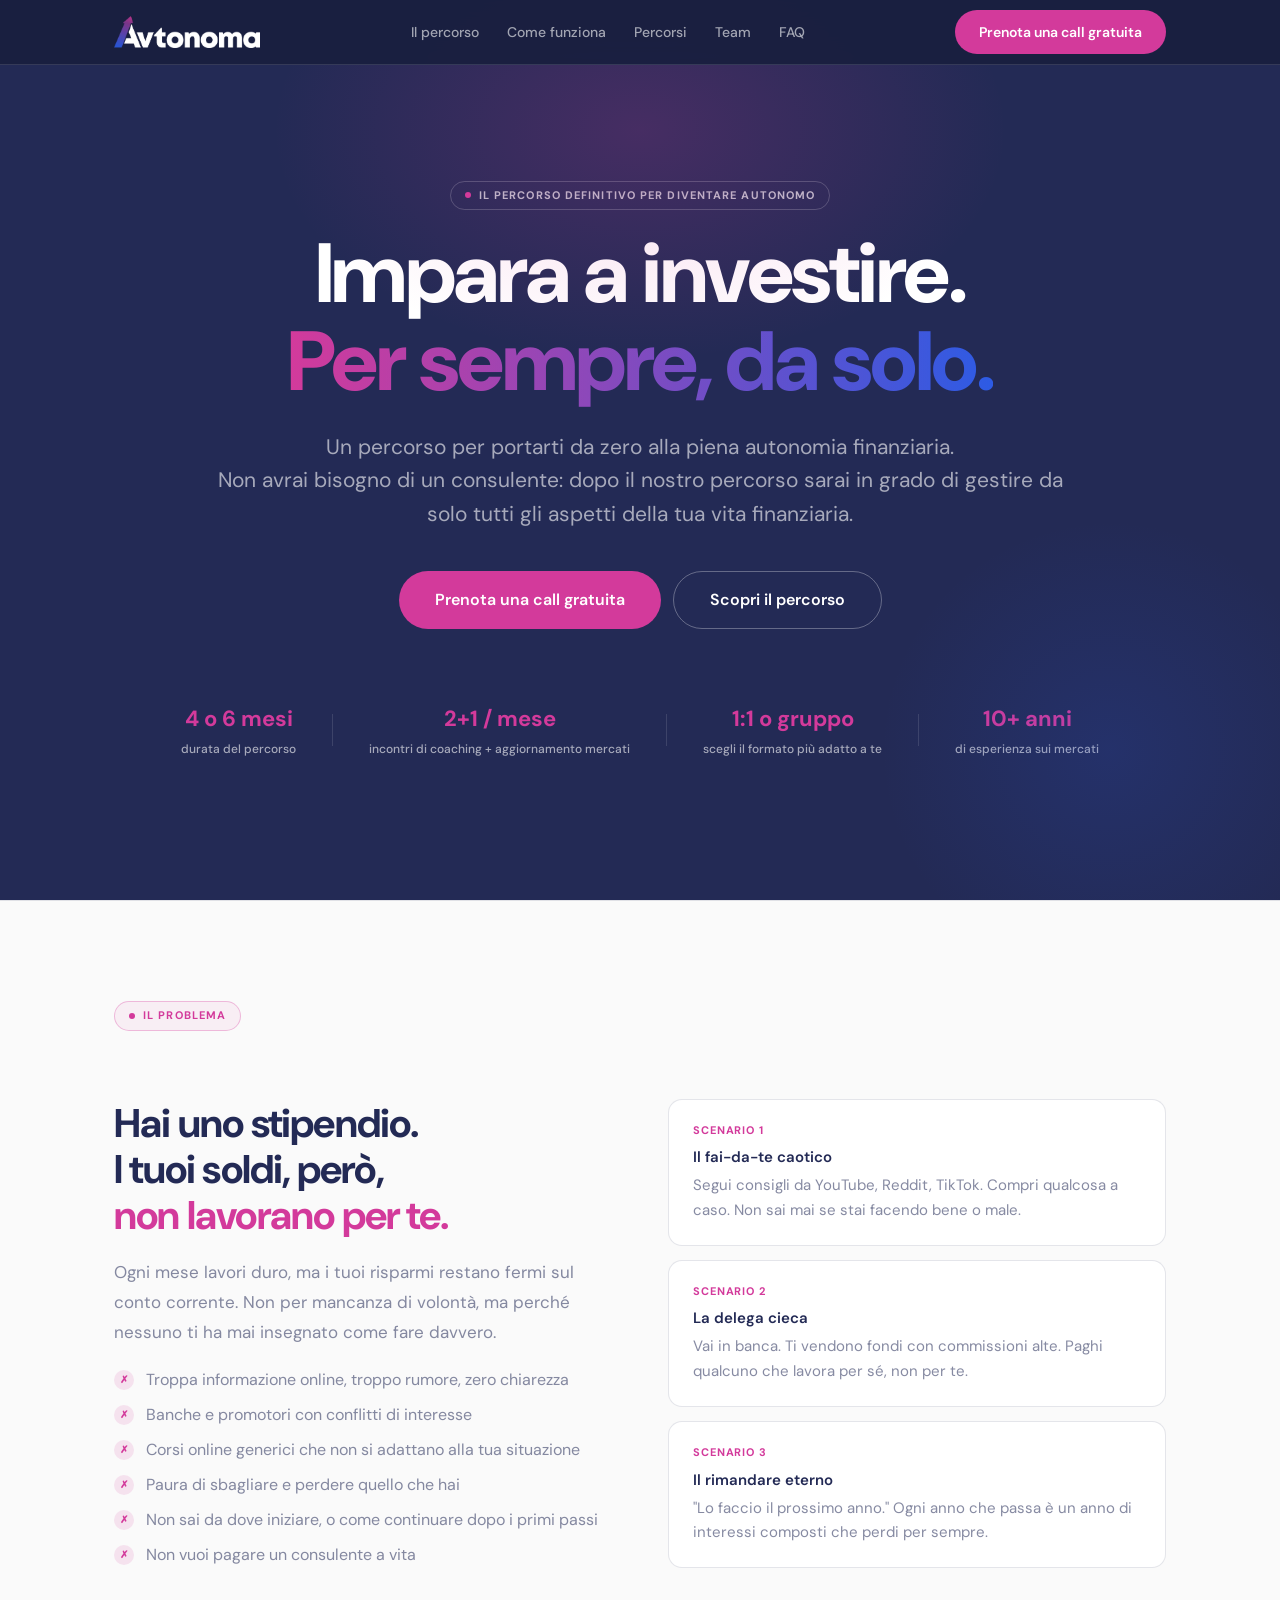
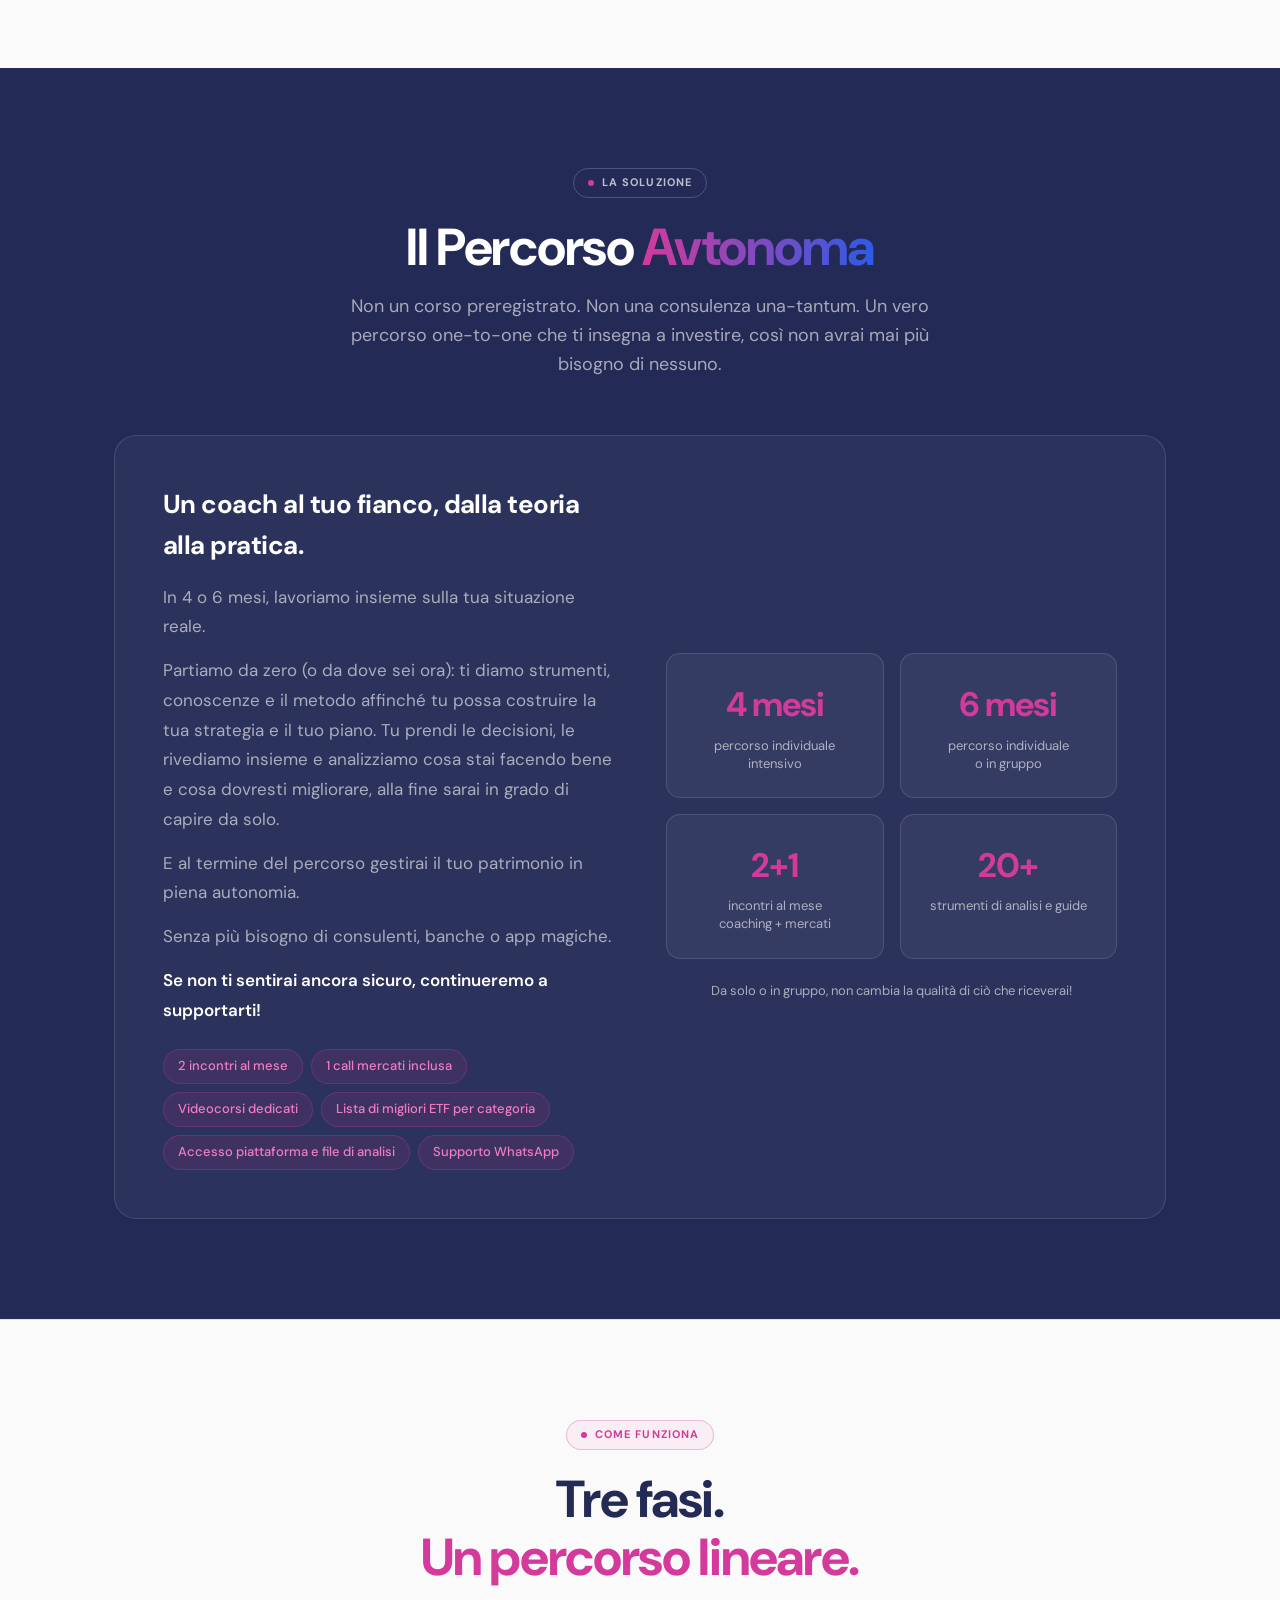
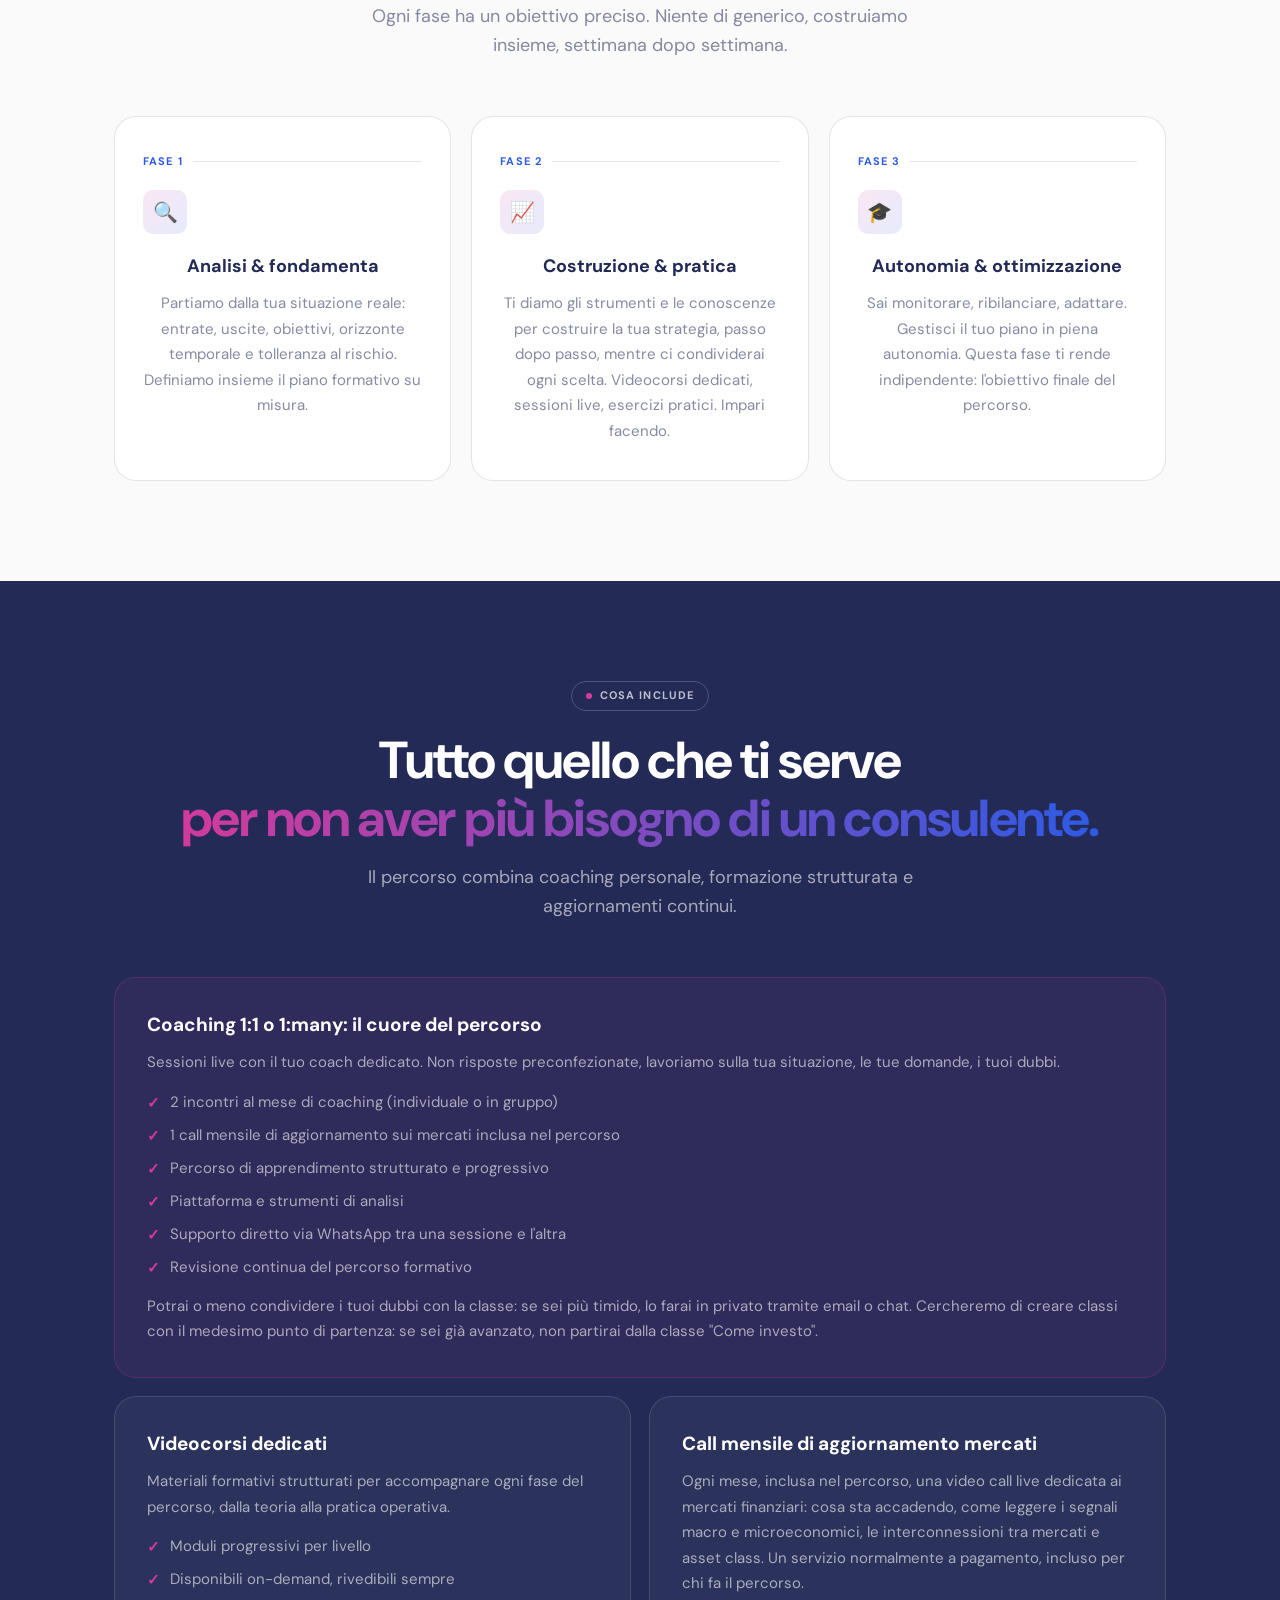
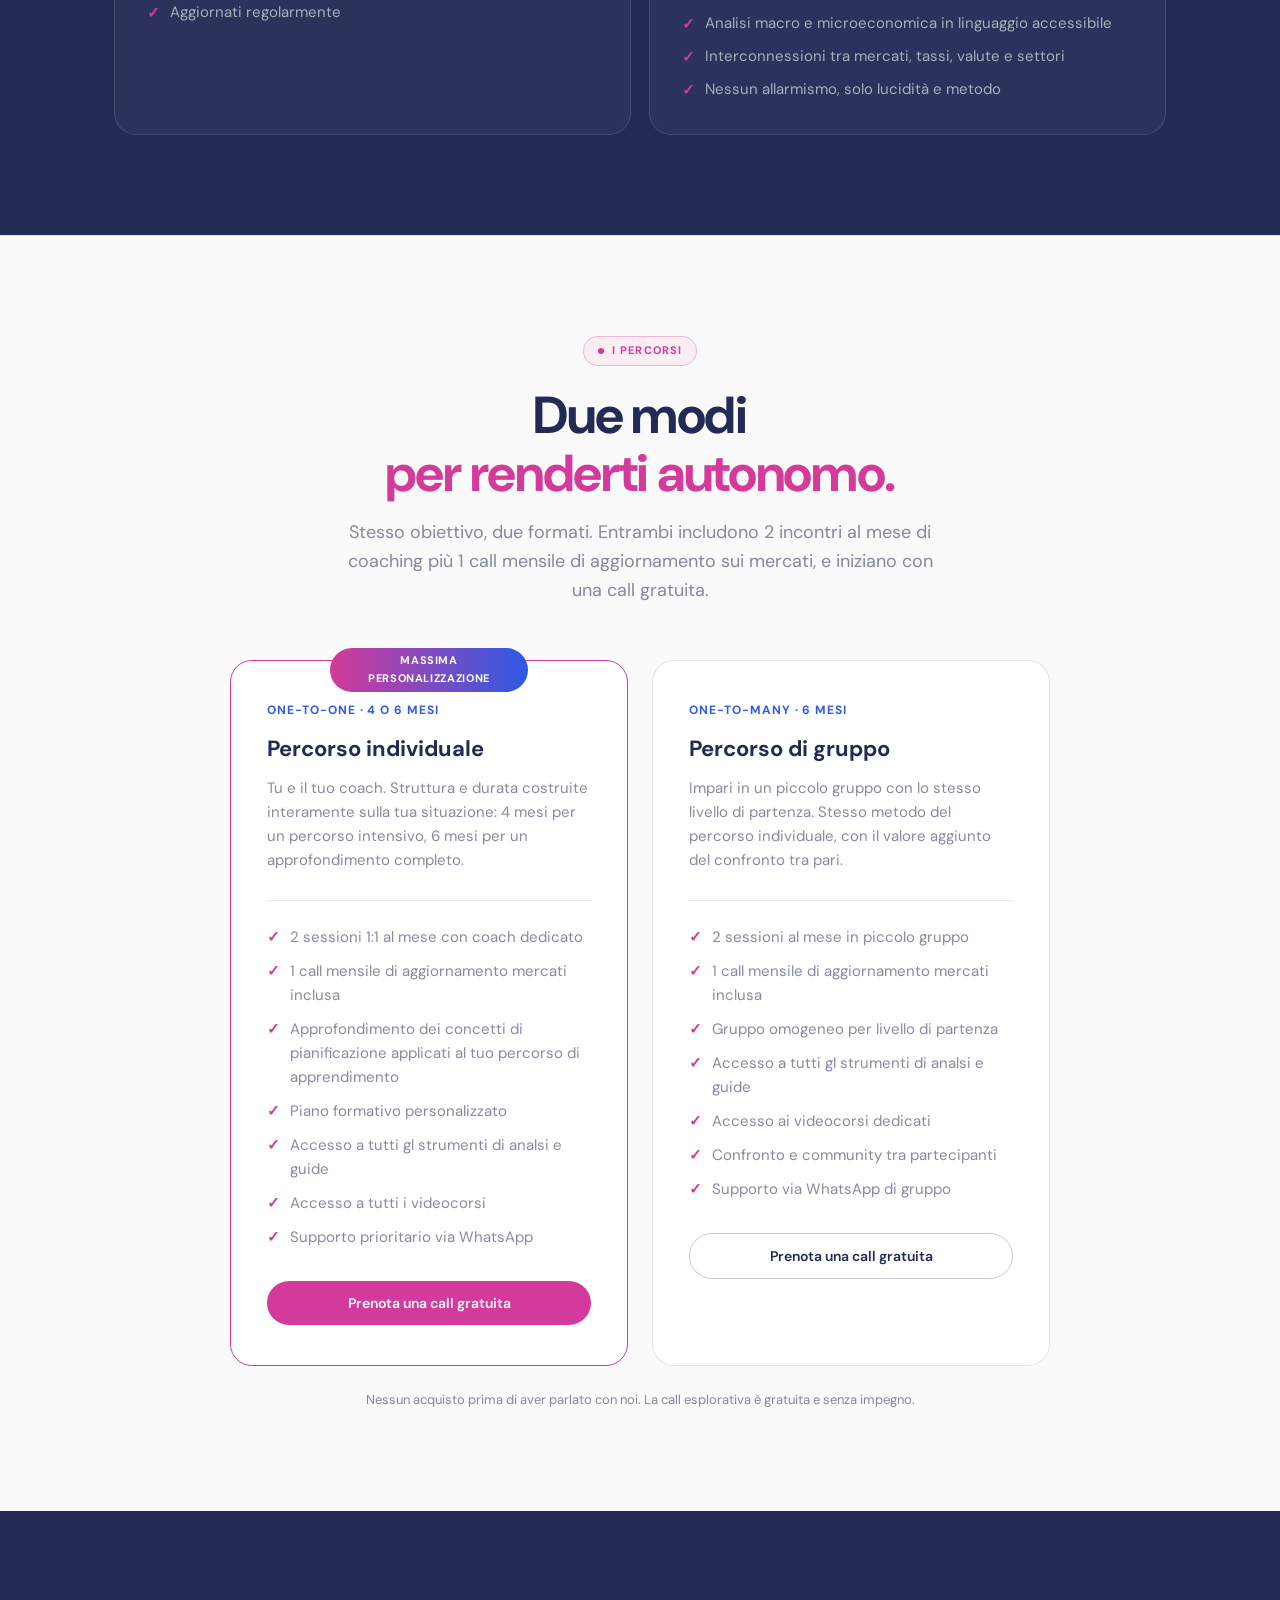
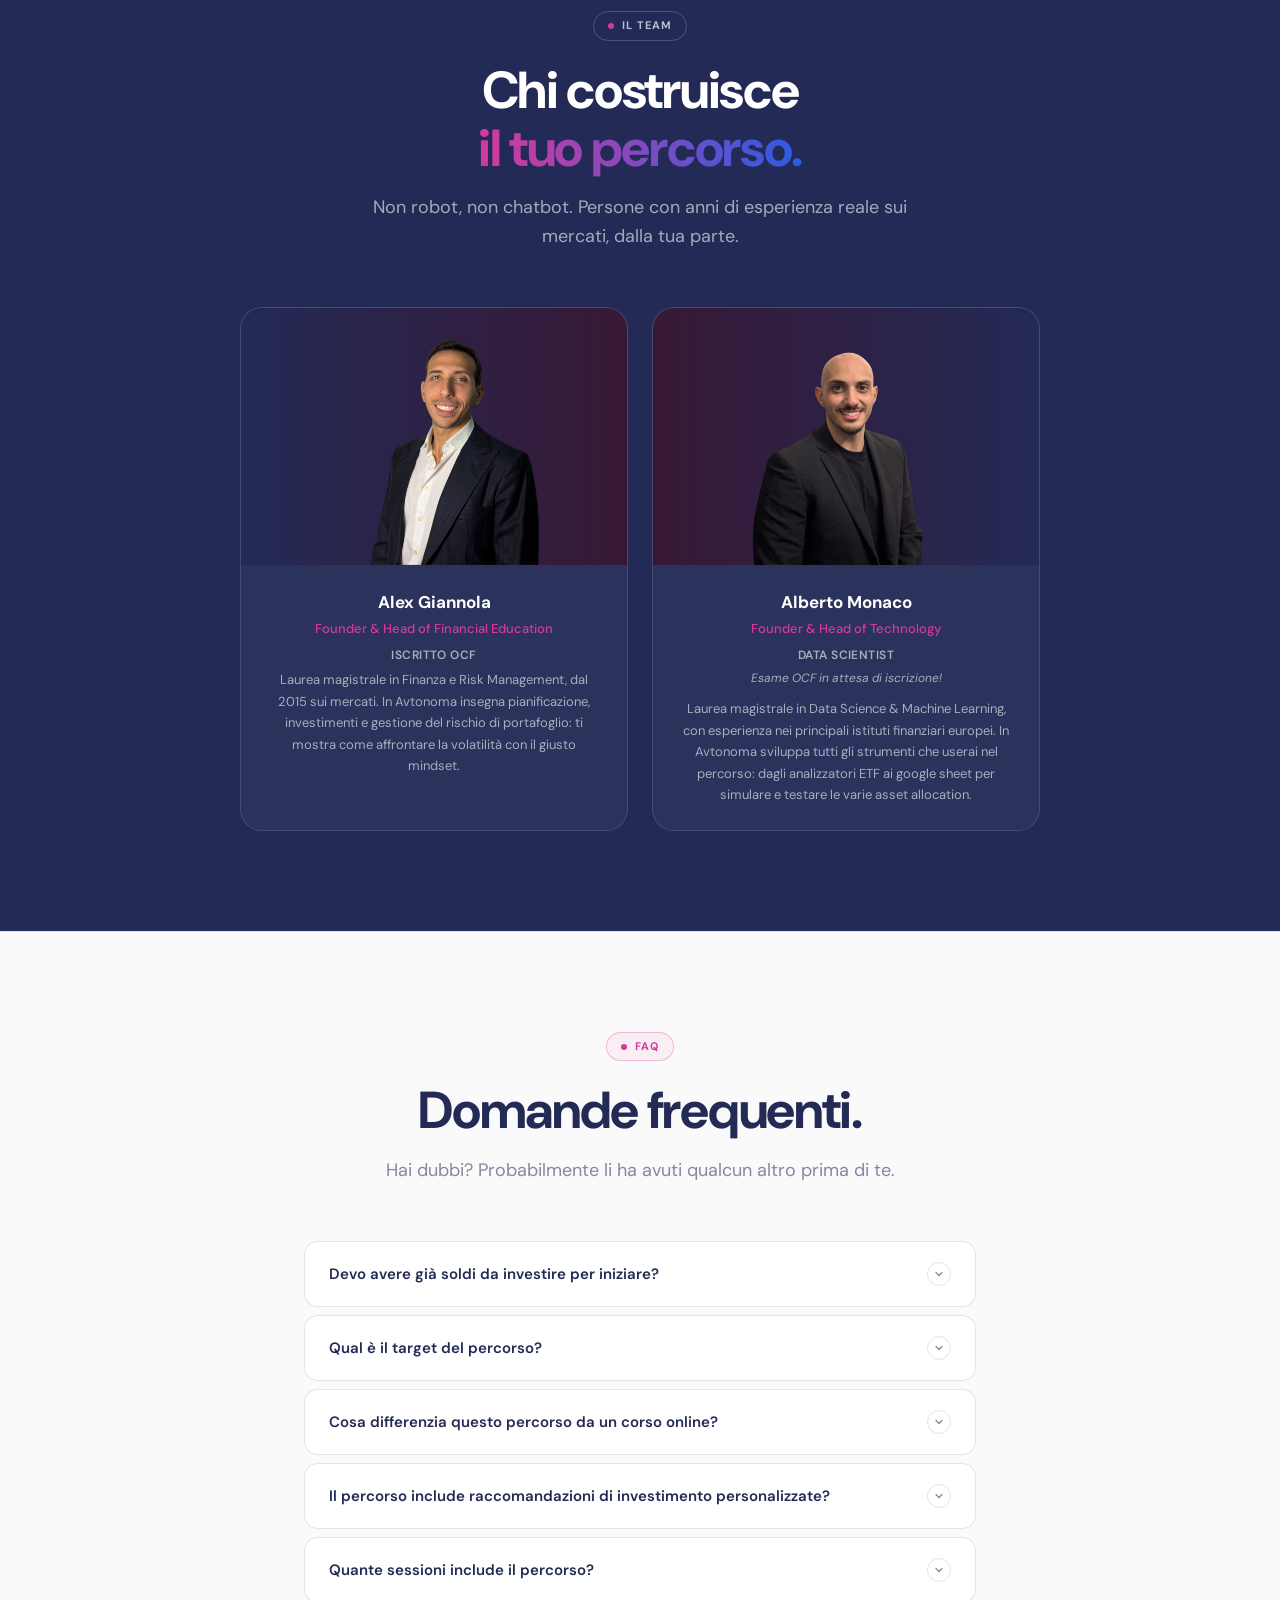
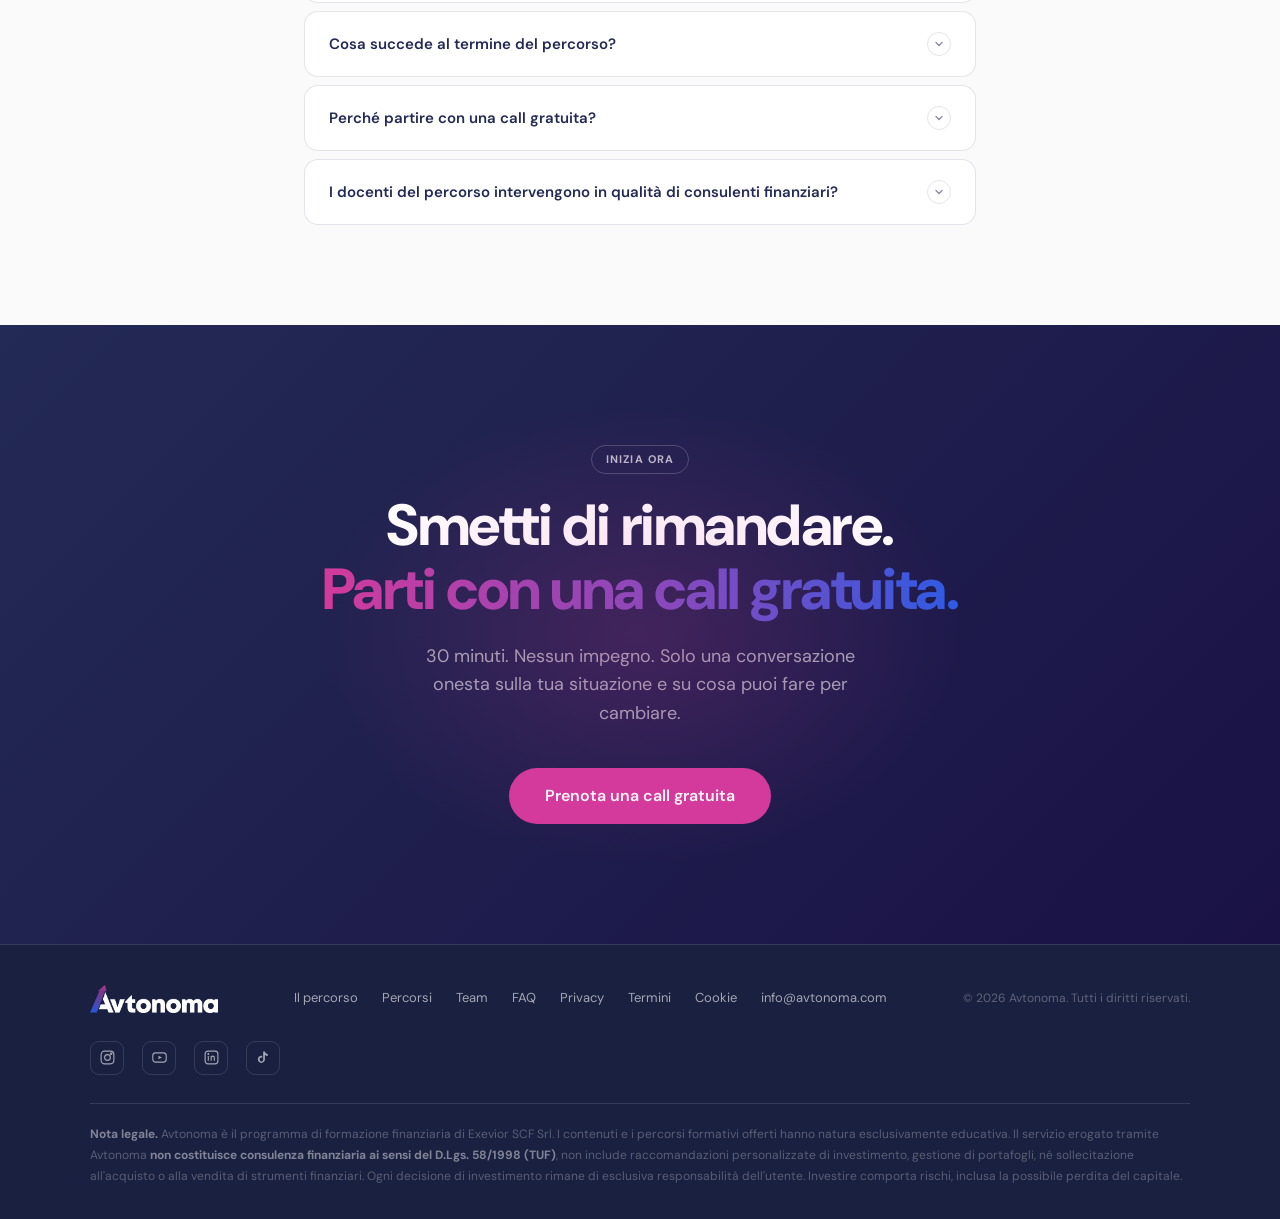
<file: index.html>
<!DOCTYPE html>
<html lang="it">
<head>
  <meta charset="UTF-8" />
  <meta name="viewport" content="width=device-width, initial-scale=1.0" />
  <title>Avtonoma | Impara a investire in autonomia</title>
  <link rel="icon" type="image/png" href="images/logo/favicon.png" />
  <link rel="preconnect" href="https://fonts.googleapis.com" />
  <link rel="preconnect" href="https://fonts.gstatic.com" crossorigin />
  <link href="https://fonts.googleapis.com/css2?family=DM+Sans:ital,opsz,wght@0,9..40,300;0,9..40,400;0,9..40,500;0,9..40,600;0,9..40,700;0,9..40,800;1,9..40,400&display=swap" rel="stylesheet" />
  <link rel="stylesheet" href="css/styles.css" />
</head>
<body>

<!-- NAV -->
<nav>
  <div class="nav-inner">
    <a href="#" class="logo">
      <img src="images/logo/logo-white.png" alt="Avtonoma" class="logo-img"
           onerror="this.style.display='none'; this.nextElementSibling.style.display='flex';">
      <span class="logo-text">avt<span class="logo-a">o</span>noma</span>
    </a>
    <ul class="nav-links" id="navLinks">
      <li><a href="#percorso">Il percorso</a></li>
      <li><a href="#come-funziona">Come funziona</a></li>
      <li><a href="#prezzi">Percorsi</a></li>
      <li><a href="#team">Team</a></li>
      <li><a href="#faq">FAQ</a></li>
    </ul>
    <a href="https://calendly.com/avtonoma-call/1a-consulenza-gratuita" target="_blank" rel="noopener noreferrer" class="btn btn-primary nav-cta">Prenota una call gratuita</a>
    <div class="hamburger" id="hamburger" onclick="toggleMenu()">
      <span></span><span></span><span></span>
    </div>
  </div>
</nav>

<!-- HERO -->
<section id="hero">
  <div class="hero-glow"></div>
  <div class="hero-glow2"></div>
  <span class="tag-dark">Il percorso definitivo per diventare Autonomo</span>
  <h1>Impara a investire.<br><em>Per sempre, da solo.</em></h1>
  <p>Un percorso per portarti da zero alla piena autonomia finanziaria.<br>Non avrai bisogno di un consulente: dopo il nostro percorso sarai in grado di gestire da solo tutti gli aspetti della tua vita finanziaria.</p>
  <div class="hero-ctas">
    <a href="https://calendly.com/avtonoma-call/1a-consulenza-gratuita" target="_blank" rel="noopener noreferrer" class="btn btn-primary btn-lg">Prenota una call gratuita</a>
    <a href="#percorso" class="btn btn-outline-white btn-lg">Scopri il percorso</a>
  </div>
  <div class="hero-trust">
    <div class="hero-trust-item">
      <strong>4 o 6 mesi</strong>
      <span>durata del percorso</span>
    </div>
    <div class="hero-trust-sep"></div>
    <div class="hero-trust-item">
      <strong>2+1 / mese</strong>
      <span>incontri di coaching + aggiornamento mercati</span>
    </div>
    <div class="hero-trust-sep"></div>
    <div class="hero-trust-item">
      <strong>1:1 o gruppo</strong>
      <span>scegli il formato più adatto a te</span>
    </div>
    <div class="hero-trust-sep"></div>
    <div class="hero-trust-item">
      <strong>10+ anni</strong>
      <span>di esperienza sui mercati</span>
    </div>
  </div>
</section>

<!-- PROBLEM -->
<section id="problema">
  <div class="container">
    <span class="tag-light">Il problema</span>
    <div class="problem-grid">
      <div class="problem-text">
        <h2>Hai uno stipendio.<br>I tuoi soldi, però,<br><em>non lavorano per te.</em></h2>
        <p>Ogni mese lavori duro, ma i tuoi risparmi restano fermi sul conto corrente. Non per mancanza di volontà, ma perché nessuno ti ha mai insegnato come fare davvero.</p>
        <ul class="pain-list">
          <li><span class="pain-icon"></span>Troppa informazione online, troppo rumore, zero chiarezza</li>
          <li><span class="pain-icon"></span>Banche e promotori con conflitti di interesse</li>
          <li><span class="pain-icon"></span>Corsi online generici che non si adattano alla tua situazione</li>
          <li><span class="pain-icon"></span>Paura di sbagliare e perdere quello che hai</li>
          <li><span class="pain-icon"></span>Non sai da dove iniziare, o come continuare dopo i primi passi</li>
          <li><span class="pain-icon"></span>Non vuoi pagare un consulente a vita</li>
        </ul>
      </div>
      <div class="problem-cards">
        <div class="problem-card">
          <div class="problem-card-num">Scenario 1</div>
          <strong>Il fai-da-te caotico</strong>
          <p>Segui consigli da YouTube, Reddit, TikTok. Compri qualcosa a caso. Non sai mai se stai facendo bene o male.</p>
        </div>
        <div class="problem-card">
          <div class="problem-card-num">Scenario 2</div>
          <strong>La delega cieca</strong>
          <p>Vai in banca. Ti vendono fondi con commissioni alte. Paghi qualcuno che lavora per sé, non per te.</p>
        </div>
        <div class="problem-card">
          <div class="problem-card-num">Scenario 3</div>
          <strong>Il rimandare eterno</strong>
          <p>"Lo faccio il prossimo anno." Ogni anno che passa è un anno di interessi composti che perdi per sempre.</p>
        </div>
      </div>
    </div>
  </div>
</section>

<!-- PROGRAM INTRO -->
<section id="percorso">
  <div class="container section-center">
    <span class="tag-dark">La soluzione</span>
    <h2 class="section-heading-dark">Il Percorso <em>Avtonoma</em></h2>
    <p class="section-sub-dark">Non un corso preregistrato. Non una consulenza una-tantum. Un vero percorso one-to-one che ti insegna a investire, così non avrai mai più bisogno di nessuno.</p>

    <div class="program-overview">
      <div class="program-overview-text">
        <h3>Un coach al tuo fianco, dalla teoria alla pratica.</h3>
        <p>In 4 o 6 mesi, lavoriamo insieme sulla tua situazione reale.</p>
        <p>Partiamo da zero (o da dove sei ora): ti diamo strumenti, conoscenze e il metodo affinché tu possa costruire la tua strategia e il tuo piano. Tu prendi le decisioni, le rivediamo insieme e analizziamo cosa stai facendo bene e cosa dovresti migliorare, alla fine sarai in grado di capire da solo.</p>
        <p>E al termine del percorso gestirai il tuo patrimonio in piena autonomia.</p>
        <p>Senza più bisogno di consulenti, banche o app magiche.</p>
        <p class="program-reassurance">Se non ti sentirai ancora sicuro, continueremo a supportarti!</p>
        <div class="program-pills">
          <span class="pill">2 incontri al mese</span>
          <span class="pill">1 call mercati inclusa</span>
          <span class="pill">Videocorsi dedicati</span>
          <span class="pill">Lista di migliori ETF per categoria</span>
          <span class="pill">Accesso piattaforma e file di analisi</span>
          <span class="pill">Supporto WhatsApp</span>
        </div>
      </div>
      <div class="program-stats">
        <div class="stat-box">
          <div class="num">4 mesi</div>
          <div class="label">percorso individuale<br>intensivo</div>
        </div>
        <div class="stat-box">
          <div class="num">6 mesi</div>
          <div class="label">percorso individuale<br>o in gruppo</div>
        </div>
        <div class="stat-box">
          <div class="num">2+1</div>
          <div class="label">incontri al mese<br>coaching + mercati</div>
        </div>
        <div class="stat-box">
          <div class="num">20+</div>
          <div class="label">strumenti di analisi e guide</div>
        </div>
        <p class="program-format-note">Da solo o in gruppo, non cambia la qualità di ciò che riceverai!</p>
      </div>
    </div>
  </div>
</section>

<!-- HOW IT WORKS -->
<section id="come-funziona">
  <div class="container section-center">
    <span class="tag-light">Come funziona</span>
    <h2 class="section-heading-light">Tre fasi.<br><em>Un percorso lineare.</em></h2>
    <p class="section-sub-light">Ogni fase ha un obiettivo preciso. Niente di generico, costruiamo insieme, settimana dopo settimana.</p>
    <div class="steps">
      <div class="step">
        <div class="step-num">Fase 1</div>
        <div class="step-icon">🔍</div>
        <h3>Analisi & fondamenta</h3>
        <p>Partiamo dalla tua situazione reale: entrate, uscite, obiettivi, orizzonte temporale e tolleranza al rischio. Definiamo insieme il piano formativo su misura.</p>
      </div>
      <div class="step">
        <div class="step-num">Fase 2</div>
        <div class="step-icon">📈</div>
        <h3>Costruzione & pratica</h3>
        <p>Ti diamo gli strumenti e le conoscenze per costruire la tua strategia, passo dopo passo, mentre ci condividerai ogni scelta. Videocorsi dedicati, sessioni live, esercizi pratici. Impari facendo.</p>
      </div>
      <div class="step">
        <div class="step-num">Fase 3</div>
        <div class="step-icon">🎓</div>
        <h3>Autonomia & ottimizzazione</h3>
        <p>Sai monitorare, ribilanciare, adattare. Gestisci il tuo piano in piena autonomia. Questa fase ti rende indipendente: l'obiettivo finale del percorso.</p>
      </div>
    </div>
  </div>
</section>

<!-- WHAT'S INCLUDED -->
<section id="include">
  <div class="container section-center">
    <span class="tag-dark">Cosa include</span>
    <h2 class="section-heading-dark">Tutto quello che ti serve<br><em>per non aver più bisogno di un consulente.</em></h2>
    <p class="section-sub-dark">Il percorso combina coaching personale, formazione strutturata e aggiornamenti continui.</p>
    <div class="includes-grid">
      <div class="include-card featured">
        <h3>Coaching 1:1 o 1:many: il cuore del percorso</h3>
        <p>Sessioni live con il tuo coach dedicato. Non risposte preconfezionate, lavoriamo sulla tua situazione, le tue domande, i tuoi dubbi.</p>
        <ul class="include-list">
          <li>2 incontri al mese di coaching (individuale o in gruppo)</li>
          <li>1 call mensile di aggiornamento sui mercati inclusa nel percorso</li>
          <li>Percorso di apprendimento strutturato e progressivo</li>
          <li>Piattaforma e strumenti di analisi</li>
          <li>Supporto diretto via WhatsApp tra una sessione e l'altra</li>
          <li>Revisione continua del percorso formativo</li>
        </ul>
        <p class="include-note">Potrai o meno condividere i tuoi dubbi con la classe: se sei più timido, lo farai in privato tramite email o chat. Cercheremo di creare classi con il medesimo punto di partenza: se sei già avanzato, non partirai dalla classe "Come investo".</p>
      </div>
      <div class="include-card">
        <h3>Videocorsi dedicati</h3>
        <p>Materiali formativi strutturati per accompagnare ogni fase del percorso, dalla teoria alla pratica operativa.</p>
        <ul class="include-list">
          <li>Moduli progressivi per livello</li>
          <li>Disponibili on-demand, rivedibili sempre</li>
          <li>Aggiornati regolarmente</li>
        </ul>
      </div>
      <div class="include-card">
        <h3>Call mensile di aggiornamento mercati</h3>
        <p>Ogni mese, inclusa nel percorso, una video call live dedicata ai mercati finanziari: cosa sta accadendo, come leggere i segnali macro e microeconomici, le interconnessioni tra mercati e asset class. Un servizio normalmente a pagamento, incluso per chi fa il percorso.</p>
        <ul class="include-list">
          <li>Analisi macro e microeconomica in linguaggio accessibile</li>
          <li>Interconnessioni tra mercati, tassi, valute e settori</li>
          <li>Nessun allarmismo, solo lucidità e metodo</li>
        </ul>
      </div>
    </div>
  </div>
</section>

<!-- DURATA / PERCORSO -->
<section id="prezzi">
  <div class="container section-center">
    <span class="tag-light">I percorsi</span>
    <h2 class="section-heading-light">Due modi<br><em>per renderti autonomo.</em></h2>
    <p class="section-sub-light">Stesso obiettivo, due formati. Entrambi includono 2 incontri al mese di coaching più 1 call mensile di aggiornamento sui mercati, e iniziano con una call gratuita.</p>
    <div class="pricing-grid">
      <div class="pricing-card highlighted">
        <div class="pricing-badge">Massima personalizzazione</div>
        <div class="pricing-duration">One-to-One · 4 o 6 mesi</div>
        <h3>Percorso individuale</h3>
        <p>Tu e il tuo coach. Struttura e durata costruite interamente sulla tua situazione: 4 mesi per un percorso intensivo, 6 mesi per un approfondimento completo.</p>
        <div class="pricing-divider"></div>
        <ul class="pricing-features">
          <li>2 sessioni 1:1 al mese con coach dedicato</li>
          <li>1 call mensile di aggiornamento mercati inclusa</li>
          <li>Approfondimento dei concetti di pianificazione applicati al tuo percorso di apprendimento</li>
          <li>Piano formativo personalizzato</li>
          <li>Accesso a tutti gl strumenti di analsi e guide</li>
          <li>Accesso a tutti i videocorsi</li>
          <li>Supporto prioritario via WhatsApp</li>
        </ul>
        <a href="https://calendly.com/avtonoma-call/1a-consulenza-gratuita" target="_blank" rel="noopener noreferrer" class="btn btn-primary" style="width:100%;justify-content:center;">Prenota una call gratuita</a>
      </div>
      <div class="pricing-card">
        <div class="pricing-duration">One-to-Many · 6 mesi</div>
        <h3>Percorso di gruppo</h3>
        <p>Impari in un piccolo gruppo con lo stesso livello di partenza. Stesso metodo del percorso individuale, con il valore aggiunto del confronto tra pari.</p>
        <div class="pricing-divider"></div>
        <ul class="pricing-features">
          <li>2 sessioni al mese in piccolo gruppo</li>
          <li>1 call mensile di aggiornamento mercati inclusa</li>
          <li>Gruppo omogeneo per livello di partenza</li>
          <li>Accesso a tutti gl strumenti di analsi e guide</li>
          <li>Accesso ai videocorsi dedicati</li>
          <li>Confronto e community tra partecipanti</li>
          <li>Supporto via WhatsApp di gruppo</li>
        </ul>
        <a href="https://calendly.com/avtonoma-call/1a-consulenza-gratuita" target="_blank" rel="noopener noreferrer" class="btn btn-outline-navy" style="width:100%;justify-content:center;">Prenota una call gratuita</a>
      </div>
    </div>
    <p class="pricing-note">Nessun acquisto prima di aver parlato con noi. La call esplorativa è gratuita e senza impegno.</p>
  </div>
</section>

<!-- TEAM -->
<section id="team">
  <div class="container section-center">
    <span class="tag-dark">Il team</span>
    <h2 class="section-heading-dark">Chi costruisce<br><em>il tuo percorso.</em></h2>
    <p class="section-sub-dark">Non robot, non chatbot. Persone con anni di esperienza reale sui mercati, dalla tua parte.</p>
    <div class="team-grid">
      <div class="team-card">
        <div class="team-photo">
          <img src="images/team/alex-giannola.jpg" alt="Alex Giannola" class="team-photo-img"
               onerror="this.style.display='none'; this.nextElementSibling.style.display='flex';">
          <div class="team-photo-placeholder" style="display:none;"><span>[ foto Alex Giannola ]</span></div>
        </div>
        <div class="team-info">
          <div class="team-name">Alex Giannola</div>
          <div class="team-role">Founder & Head of Financial Education</div>
          <div class="team-title">Iscritto OCF</div>
          <div class="team-bio">
            <p>Laurea magistrale in Finanza e Risk Management, dal 2015 sui mercati. In Avtonoma insegna pianificazione, investimenti e gestione del rischio di portafoglio: ti mostra come affrontare la volatilità con il giusto mindset.</p>
          </div>
        </div>
      </div>
      <div class="team-card">
        <div class="team-photo">
          <img src="images/team/alberto-monaco.jpg" alt="Alberto Monaco" class="team-photo-img"
               onerror="this.style.display='none'; this.nextElementSibling.style.display='flex';">
          <div class="team-photo-placeholder" style="display:none;"><span>[ foto Alberto Monaco ]</span></div>
        </div>
        <div class="team-info">
          <div class="team-name">Alberto Monaco</div>
          <div class="team-role">Founder & Head of Technology</div>
          <div class="team-title">Data Scientist</div>
          <div class="team-credential">Esame OCF in attesa di iscrizione!</div>
          <div class="team-bio">
            <p>Laurea magistrale in Data Science & Machine Learning, con esperienza nei principali istituti finanziari europei. In Avtonoma sviluppa tutti gli strumenti che userai nel percorso: dagli analizzatori ETF ai google sheet per simulare e testare le varie asset allocation.</p>
          </div>
        </div>
      </div>
    </div>
  </div>
</section>

<!-- FAQ -->
<section id="faq">
  <div class="container-sm section-center">
    <span class="tag-light">FAQ</span>
    <h2 class="section-heading-light">Domande frequenti.</h2>
    <p class="section-sub-light">Hai dubbi? Probabilmente li ha avuti qualcun altro prima di te.</p>
    <div class="faq-list" style="text-align:left;">
      <div class="faq-item">
        <div class="faq-q" onclick="toggleFaq(this)">
          Devo avere già soldi da investire per iniziare?
          <div class="faq-chevron"><svg viewBox="0 0 24 24" fill="none" stroke-width="2.5" stroke-linecap="round"><polyline points="6 9 12 15 18 9"/></svg></div>
        </div>
        <div class="faq-a"><div class="faq-a-inner">No. Il percorso è aperto a tutti, indipendentemente dal patrimonio. Quello che conta è avere la volontà di imparare e un minimo di risparmio mensile su cui iniziare a lavorare.</div></div>
      </div>
      <div class="faq-item">
        <div class="faq-q" onclick="toggleFaq(this)">
          Qual è il target del percorso?
          <div class="faq-chevron"><svg viewBox="0 0 24 24" fill="none" stroke-width="2.5" stroke-linecap="round"><polyline points="6 9 12 15 18 9"/></svg></div>
        </div>
        <div class="faq-a"><div class="faq-a-inner">Il percorso è pensato principalmente per giovani lavoratori (25-40 anni) che hanno iniziato a guadagnare ma non hanno ancora una strategia finanziaria chiara. Non è necessaria nessuna conoscenza di base.</div></div>
      </div>
      <div class="faq-item">
        <div class="faq-q" onclick="toggleFaq(this)">
          Cosa differenzia questo percorso da un corso online?
          <div class="faq-chevron"><svg viewBox="0 0 24 24" fill="none" stroke-width="2.5" stroke-linecap="round"><polyline points="6 9 12 15 18 9"/></svg></div>
        </div>
        <div class="faq-a"><div class="faq-a-inner">Un corso online è generico, preregistrato e non si adatta a te. Avtonoma è un percorso 1:1 costruito sulla tua situazione reale. Il tuo coach lavora con te, non ti trasmette informazioni in modo unidirezionale.</div></div>
      </div>
      <div class="faq-item">
        <div class="faq-q" onclick="toggleFaq(this)">
          Il percorso include raccomandazioni di investimento personalizzate?
          <div class="faq-chevron"><svg viewBox="0 0 24 24" fill="none" stroke-width="2.5" stroke-linecap="round"><polyline points="6 9 12 15 18 9"/></svg></div>
        </div>
        <div class="faq-a"><div class="faq-a-inner">No. Il servizio erogato tramite Avtonoma ha natura educativa e di coaching finanziario personale. Non include raccomandazioni personalizzate di investimento, né gestione di portafogli ai sensi del TUF. Ti insegniamo a comprendere e decidere in autonomia.</div></div>
      </div>
      <div class="faq-item">
        <div class="faq-q" onclick="toggleFaq(this)">
          Quante sessioni include il percorso?
          <div class="faq-chevron"><svg viewBox="0 0 24 24" fill="none" stroke-width="2.5" stroke-linecap="round"><polyline points="6 9 12 15 18 9"/></svg></div>
        </div>
        <div class="faq-a"><div class="faq-a-inner">La struttura è la stessa per entrambi i percorsi: 2 incontri al mese di coaching più 1 call mensile di aggiornamento sui mercati, inclusa nel percorso. Nel percorso individuale la cadenza esatta e la durata (4 o 6 mesi) vengono definite durante la call gratuita in base alla tua situazione. Per il percorso di gruppo si valuterà il livello dei partecipanti al fine di creare classi omogenee.</div></div>
      </div>
      <div class="faq-item">
        <div class="faq-q" onclick="toggleFaq(this)">
          Cosa succede al termine del percorso?
          <div class="faq-chevron"><svg viewBox="0 0 24 24" fill="none" stroke-width="2.5" stroke-linecap="round"><polyline points="6 9 12 15 18 9"/></svg></div>
        </div>
        <div class="faq-a"><div class="faq-a-inner">Investi in autonomia. Questo è l'obiettivo. Non vogliamo che tu dipenda da noi per sempre: vogliamo che tu sappia cosa fare, quando farlo e perché. Al termine mantieni accesso ai materiali e puoi acquistare sessioni singole per approfondire qualsiasi aspetto che vuoi rivedere. Puoi anche continuare a partecipare alla call mensile di aggiornamento sui mercati (live) e ricevere l'aggiornamento settimanale via mail, a un prezzo vantaggioso riservato a chi ha già completato il percorso.</div></div>
      </div>
      <div class="faq-item">
        <div class="faq-q" onclick="toggleFaq(this)">
          Perché partire con una call gratuita?
          <div class="faq-chevron"><svg viewBox="0 0 24 24" fill="none" stroke-width="2.5" stroke-linecap="round"><polyline points="6 9 12 15 18 9"/></svg></div>
        </div>
        <div class="faq-a"><div class="faq-a-inner">Perché ogni situazione è diversa e vogliamo capire la tua prima di proporti qualsiasi cosa. La call dura circa 30 minuti: nessuna vendita forzata, solo un confronto onesto su dove sei e dove vuoi arrivare. Inoltre, se sei interessato al percorso di classe, la call serve anche a valutare il tuo livello e a bloccarti il posto: il percorso di classe parte solo quando si raggiungono 5 nuovi iscritti.</div></div>
      </div>
      <div class="faq-item">
        <div class="faq-q" onclick="toggleFaq(this)">
          I docenti del percorso intervengono in qualità di consulenti finanziari?
          <div class="faq-chevron"><svg viewBox="0 0 24 24" fill="none" stroke-width="2.5" stroke-linecap="round"><polyline points="6 9 12 15 18 9"/></svg></div>
        </div>
        <div class="faq-a"><div class="faq-a-inner">No. Chi conduce le sessioni formative lo fa esclusivamente in veste di formatore, indipendentemente da eventuali qualifiche professionali. Per il primo percorso 2026/2027 le lezioni saranno tenute da Alex Giannola, che partecipa ad Avtonoma in qualità di formatore per Exevior SCF Srl e non nell'esercizio dell'attività di consulenza. Alberto Monaco si occupa dello sviluppo tecnologico della piattaforma e non conduce sessioni formative né ha contatti diretti con gli utenti nell'ambito del servizio </div>
      </div>
    </div>
  </div>
</section>

<!-- CTA FINALE -->
<section id="cta-finale">
  <div class="cta-glow"></div>
  <div class="container-sm">
    <span class="tag-dark" style="margin-left:auto;margin-right:auto;display:table;">Inizia ora</span>
    <h2>Smetti di rimandare.<br><em>Parti con una call gratuita.</em></h2>
    <p>30 minuti. Nessun impegno. Solo una conversazione onesta sulla tua situazione e su cosa puoi fare per cambiare.</p>
    <a href="https://calendly.com/avtonoma-call/1a-consulenza-gratuita" target="_blank" rel="noopener noreferrer" class="btn btn-primary btn-lg">Prenota una call gratuita</a>
  </div>
</section>

<!-- FOOTER -->
<footer>
  <div class="footer-inner">
    <a href="#" class="footer-logo">
      <img src="images/logo/logo-white.png" alt="Avtonoma" style="height:28px;width:auto;display:block;"
           onerror="this.style.display='none'; this.nextElementSibling.style.display='inline-flex';">
      <span class="logo-text">avt<span class="logo-a">o</span>noma</span>
    </a>
    <div class="footer-links">
      <a href="#percorso">Il percorso</a>
      <a href="#prezzi">Percorsi</a>
      <a href="#team">Team</a>
      <a href="#faq">FAQ</a>
      <a href="privacy/">Privacy</a>
      <a href="../termini/">Termini</a>
      <a href="cookie/">Cookie</a>
      <a href="mailto:info@avtonoma.com">info@avtonoma.com</a>
    </div>
    <span class="footer-copy">© 2026 Avtonoma. Tutti i diritti riservati.</span>
  </div>
  <div class="footer-socials">
    <a href="https://www.instagram.com/avtonoma_" target="_blank" rel="noopener noreferrer" aria-label="Instagram">
      <svg viewBox="0 0 24 24" fill="none" stroke="currentColor" stroke-width="1.6"><rect x="3" y="3" width="18" height="18" rx="5"/><circle cx="12" cy="12" r="4"/><circle cx="17.2" cy="6.8" r="1"/></svg>
    </a>
    <a href="https://www.youtube.com/channel/UCYz9Cvj0frNp8ITGZ0GAOMg" target="_blank" rel="noopener noreferrer" aria-label="YouTube">
      <svg viewBox="0 0 24 24" fill="none" stroke="currentColor" stroke-width="1.6"><rect x="2.5" y="5.5" width="19" height="13" rx="4"/><path d="M10.5 9.5l5 2.5-5 2.5z" fill="currentColor" stroke="none"/></svg>
    </a>
    <a href="https://www.linkedin.com/company/avtonomainvest/" target="_blank" rel="noopener noreferrer" aria-label="LinkedIn">
      <svg viewBox="0 0 24 24" fill="none" stroke="currentColor" stroke-width="1.6"><rect x="3" y="3" width="18" height="18" rx="4"/><line x1="7.5" y1="10" x2="7.5" y2="16.5"/><circle cx="7.5" cy="7" r="0.6" fill="currentColor"/><path d="M11.5 16.5V10M11.5 12.3c0-1.3 1-2.3 2.3-2.3s2.2 1 2.2 2.3v4.2"/></svg>
    </a>
    <a href="https://www.tiktok.com/@avtonoma" target="_blank" rel="noopener noreferrer" aria-label="TikTok">
      <svg viewBox="0 0 24 24" fill="none" stroke="currentColor" stroke-width="1.6"><path d="M14 3.5c.5 2 2 3.4 4 3.7v2.6c-1.5 0-2.9-.4-4-1.2v6c0 2.8-2.2 5-5 5s-5-2.2-5-5 2.2-5 5-5c.4 0 .8 0 1.2.1v2.7c-.4-.2-.8-.3-1.2-.3-1.4 0-2.5 1.1-2.5 2.5S7.6 17.6 9 17.6s2.5-1.1 2.5-2.5V3.5z" fill="currentColor" stroke="none"/></svg>
    </a>
  </div>
  <div class="footer-disclaimer">
    <strong>Nota legale.</strong> Avtonoma è il programma di formazione finanziaria di Exevior SCF Srl. I contenuti e i percorsi formativi offerti hanno natura esclusivamente educativa. Il servizio erogato tramite Avtonoma <strong>non costituisce consulenza finanziaria ai sensi del D.Lgs. 58/1998 (TUF)</strong>, non include raccomandazioni personalizzate di investimento, gestione di portafogli, né sollecitazione all'acquisto o alla vendita di strumenti finanziari. Ogni decisione di investimento rimane di esclusiva responsabilità dell'utente. Investire comporta rischi, inclusa la possibile perdita del capitale.
  </div>
</footer>

<script src="js/main.js"></script>
</body>
</html>
</file>
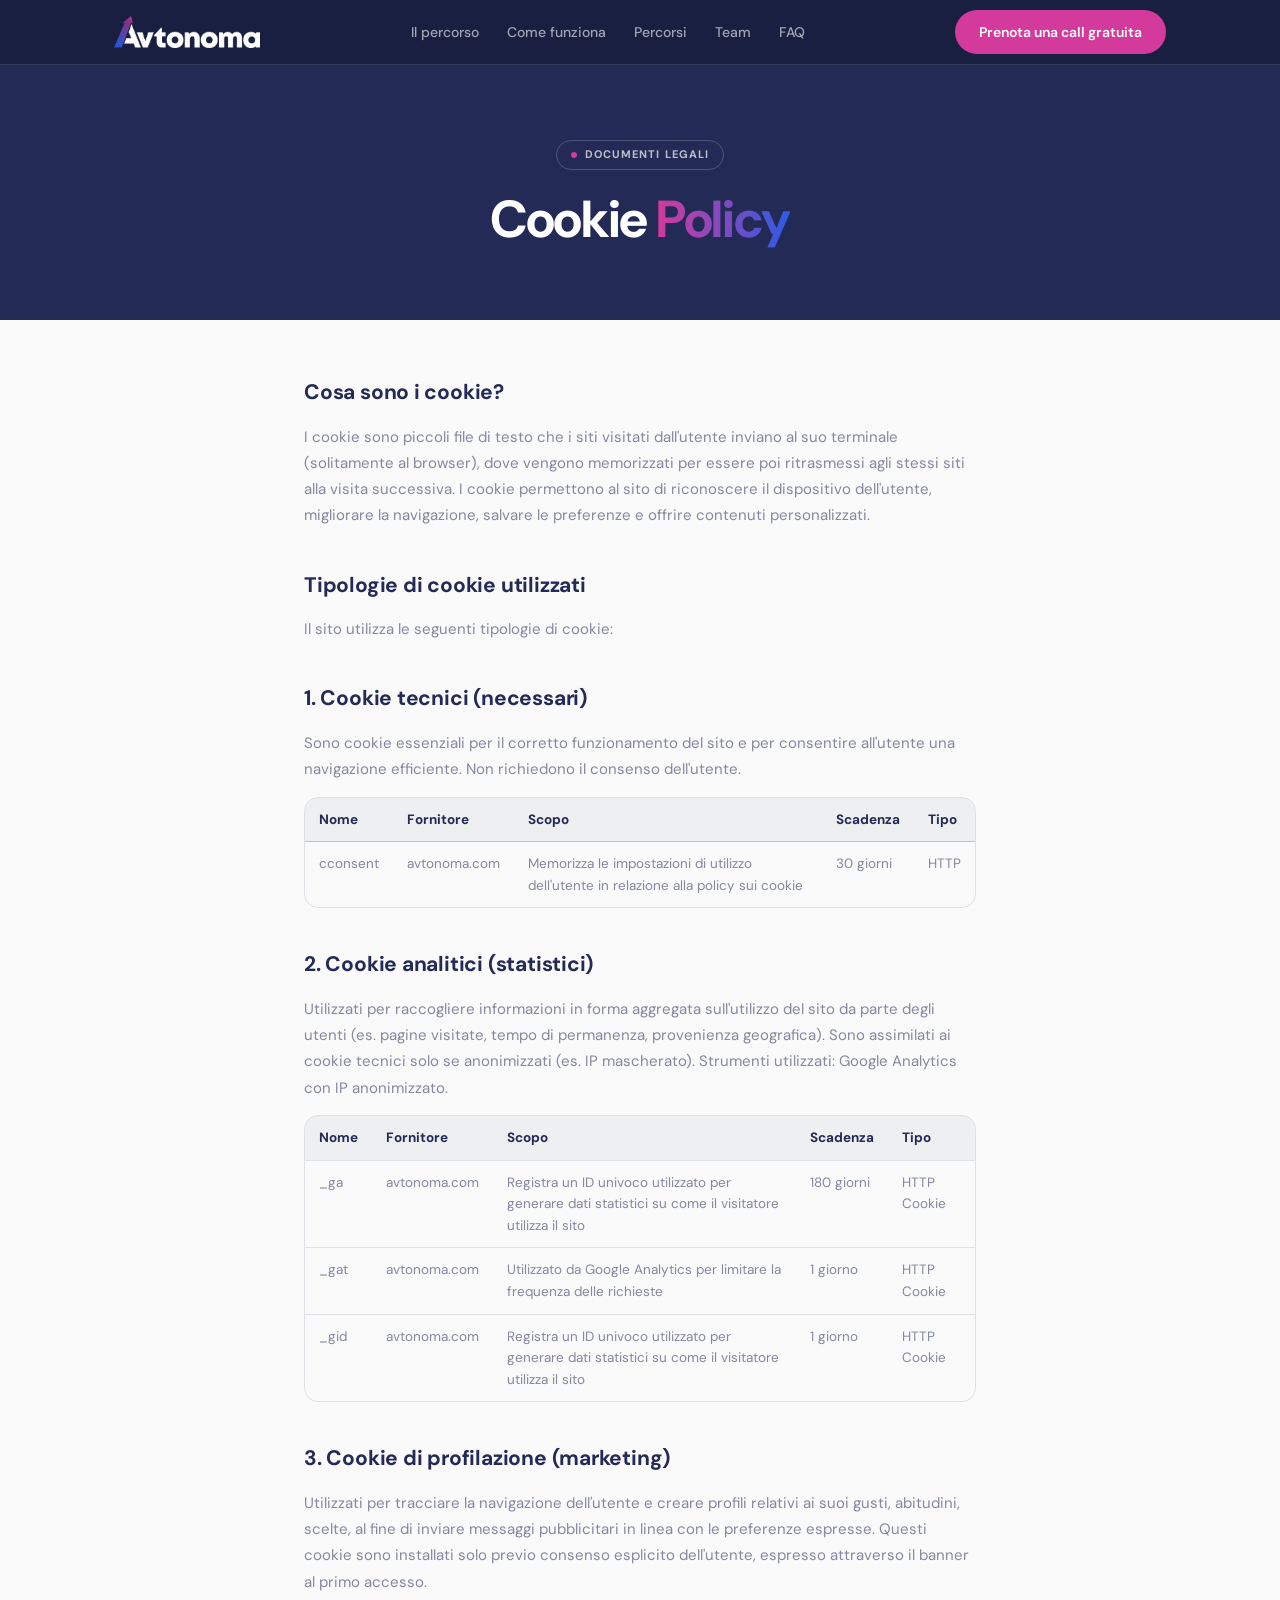
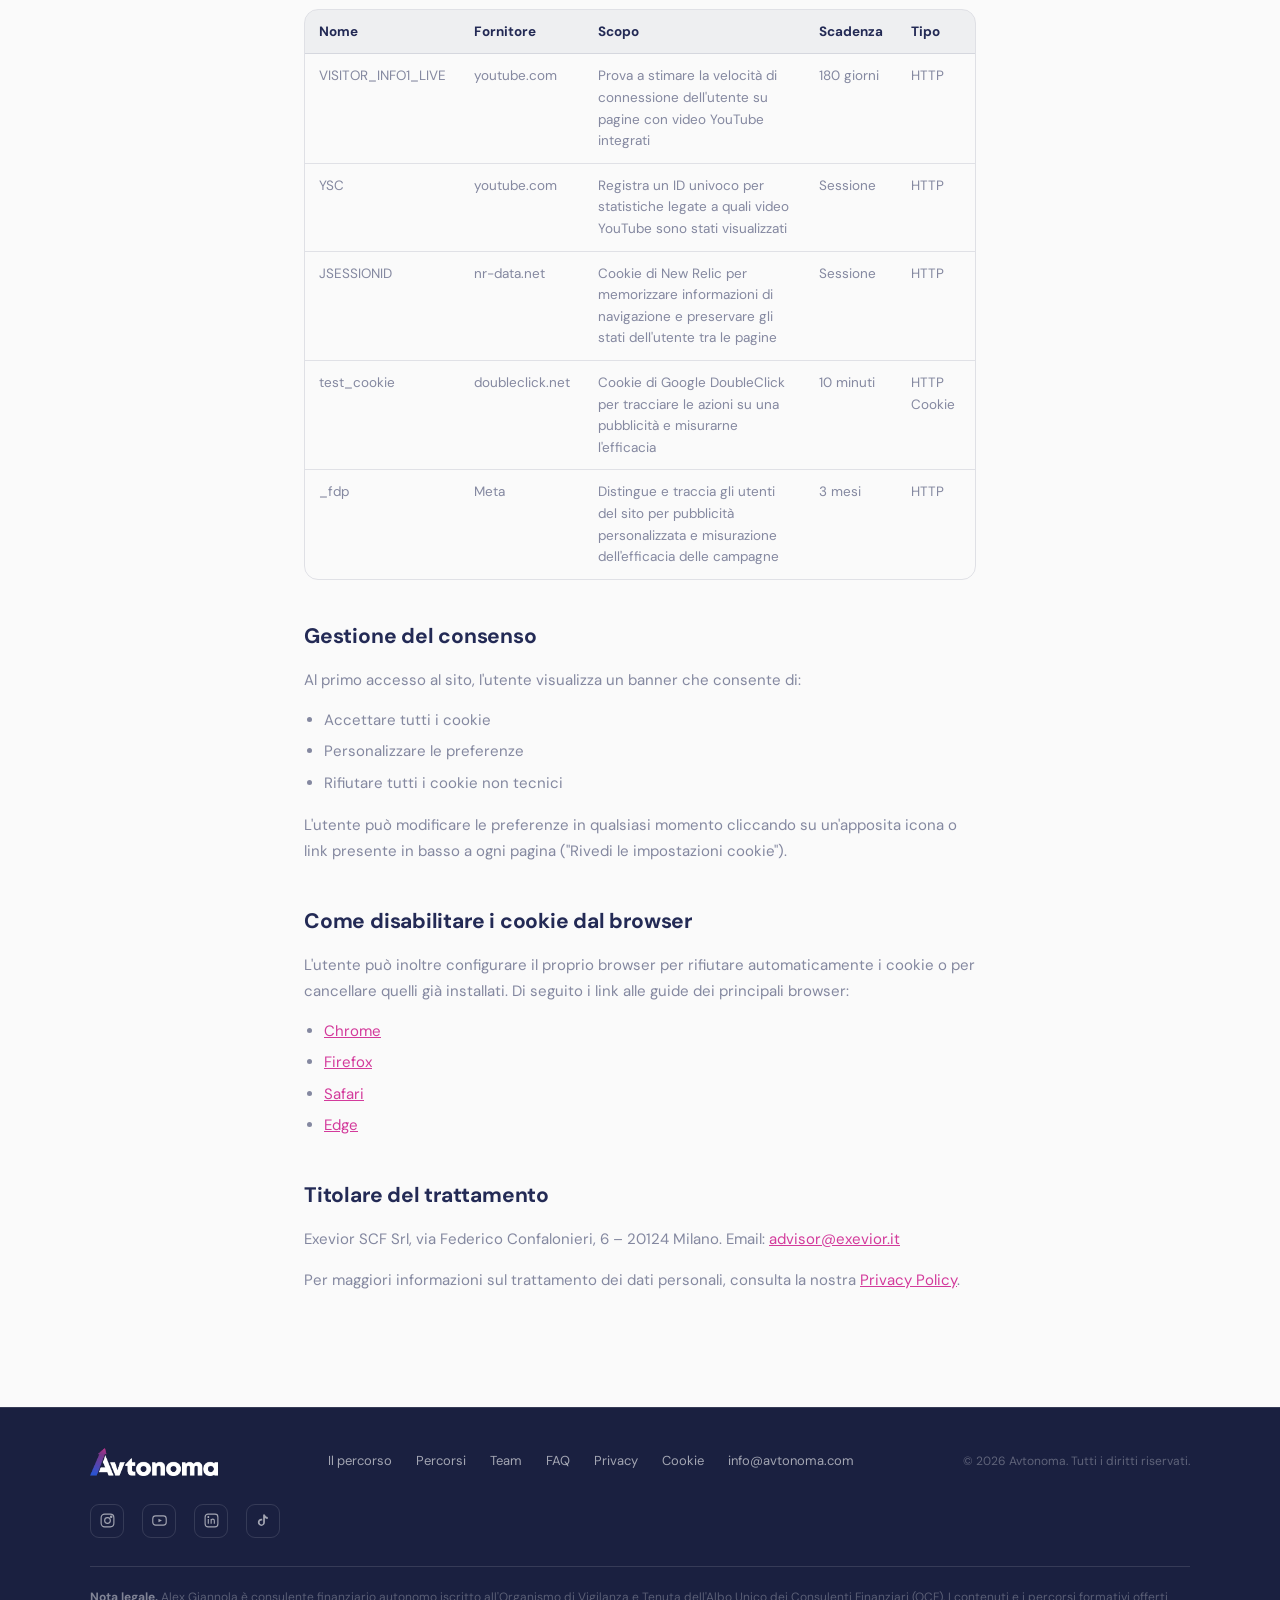
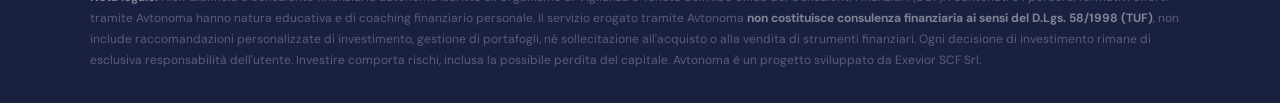
<file: cookie/index.html>
<!DOCTYPE html>
<html lang="it">
<head>
  <meta charset="UTF-8" />
  <meta name="viewport" content="width=device-width, initial-scale=1.0" />
  <title>Cookie Policy | Avtonoma</title>
  <link rel="icon" type="image/png" href="../images/logo/favicon.png" />
  <link rel="preconnect" href="https://fonts.googleapis.com" />
  <link rel="preconnect" href="https://fonts.gstatic.com" crossorigin />
  <link href="https://fonts.googleapis.com/css2?family=DM+Sans:ital,opsz,wght@0,9..40,300;0,9..40,400;0,9..40,500;0,9..40,600;0,9..40,700;0,9..40,800;1,9..40,400&display=swap" rel="stylesheet" />
  <link rel="stylesheet" href="../css/styles.css" />
</head>
<body>

<!-- NAV -->
<nav>
  <div class="nav-inner">
    <a href="../index.html" class="logo">
      <img src="../images/logo/logo-white.png" alt="Avtonoma" class="logo-img"
           onerror="this.style.display='none'; this.nextElementSibling.style.display='flex';">
      <span class="logo-text">avt<span class="logo-a">o</span>noma</span>
    </a>
    <ul class="nav-links" id="navLinks">
      <li><a href="../index.html#percorso">Il percorso</a></li>
      <li><a href="../index.html#come-funziona">Come funziona</a></li>
      <li><a href="../index.html#prezzi">Percorsi</a></li>
      <li><a href="../index.html#team">Team</a></li>
      <li><a href="../index.html#faq">FAQ</a></li>
    </ul>
    <a href="https://calendly.com/avtonoma-call/1a-consulenza-gratuita" target="_blank" rel="noopener noreferrer" class="btn btn-primary nav-cta">Prenota una call gratuita</a>
    <div class="hamburger" id="hamburger" onclick="toggleMenu()">
      <span></span><span></span><span></span>
    </div>
  </div>
</nav>

<!-- LEGAL HEADER -->
<section class="legal-header">
  <span class="tag-dark">Documenti legali</span>
  <h1 class="section-heading-dark">Cookie <em>Policy</em></h1>
</section>

<!-- LEGAL CONTENT -->
<section class="legal-content">
  <div class="container-sm">

    <h2>Cosa sono i cookie?</h2>
    <p>I cookie sono piccoli file di testo che i siti visitati dall'utente inviano al suo terminale (solitamente al browser), dove vengono memorizzati per essere poi ritrasmessi agli stessi siti alla visita successiva. I cookie permettono al sito di riconoscere il dispositivo dell'utente, migliorare la navigazione, salvare le preferenze e offrire contenuti personalizzati.</p>

    <h2>Tipologie di cookie utilizzati</h2>
    <p>Il sito utilizza le seguenti tipologie di cookie:</p>

    <h2>1. Cookie tecnici (necessari)</h2>
    <p>Sono cookie essenziali per il corretto funzionamento del sito e per consentire all'utente una navigazione efficiente. Non richiedono il consenso dell'utente.</p>
    <div class="legal-table-wrap">
      <table class="legal-table">
        <thead><tr><th>Nome</th><th>Fornitore</th><th>Scopo</th><th>Scadenza</th><th>Tipo</th></tr></thead>
        <tbody>
          <tr><td>cconsent</td><td>avtonoma.com</td><td>Memorizza le impostazioni di utilizzo dell'utente in relazione alla policy sui cookie</td><td>30 giorni</td><td>HTTP</td></tr>
        </tbody>
      </table>
    </div>

    <h2>2. Cookie analitici (statistici)</h2>
    <p>Utilizzati per raccogliere informazioni in forma aggregata sull'utilizzo del sito da parte degli utenti (es. pagine visitate, tempo di permanenza, provenienza geografica). Sono assimilati ai cookie tecnici solo se anonimizzati (es. IP mascherato). Strumenti utilizzati: Google Analytics con IP anonimizzato.</p>
    <div class="legal-table-wrap">
      <table class="legal-table">
        <thead><tr><th>Nome</th><th>Fornitore</th><th>Scopo</th><th>Scadenza</th><th>Tipo</th></tr></thead>
        <tbody>
          <tr><td>_ga</td><td>avtonoma.com</td><td>Registra un ID univoco utilizzato per generare dati statistici su come il visitatore utilizza il sito</td><td>180 giorni</td><td>HTTP Cookie</td></tr>
          <tr><td>_gat</td><td>avtonoma.com</td><td>Utilizzato da Google Analytics per limitare la frequenza delle richieste</td><td>1 giorno</td><td>HTTP Cookie</td></tr>
          <tr><td>_gid</td><td>avtonoma.com</td><td>Registra un ID univoco utilizzato per generare dati statistici su come il visitatore utilizza il sito</td><td>1 giorno</td><td>HTTP Cookie</td></tr>
        </tbody>
      </table>
    </div>

    <h2>3. Cookie di profilazione (marketing)</h2>
    <p>Utilizzati per tracciare la navigazione dell'utente e creare profili relativi ai suoi gusti, abitudini, scelte, al fine di inviare messaggi pubblicitari in linea con le preferenze espresse. Questi cookie sono installati solo previo consenso esplicito dell'utente, espresso attraverso il banner al primo accesso.</p>
    <div class="legal-table-wrap">
      <table class="legal-table">
        <thead><tr><th>Nome</th><th>Fornitore</th><th>Scopo</th><th>Scadenza</th><th>Tipo</th></tr></thead>
        <tbody>
          <tr><td>VISITOR_INFO1_LIVE</td><td>youtube.com</td><td>Prova a stimare la velocità di connessione dell'utente su pagine con video YouTube integrati</td><td>180 giorni</td><td>HTTP</td></tr>
          <tr><td>YSC</td><td>youtube.com</td><td>Registra un ID univoco per statistiche legate a quali video YouTube sono stati visualizzati</td><td>Sessione</td><td>HTTP</td></tr>
          <tr><td>JSESSIONID</td><td>nr-data.net</td><td>Cookie di New Relic per memorizzare informazioni di navigazione e preservare gli stati dell'utente tra le pagine</td><td>Sessione</td><td>HTTP</td></tr>
          <tr><td>test_cookie</td><td>doubleclick.net</td><td>Cookie di Google DoubleClick per tracciare le azioni su una pubblicità e misurarne l'efficacia</td><td>10 minuti</td><td>HTTP Cookie</td></tr>
          <tr><td>_fdp</td><td>Meta</td><td>Distingue e traccia gli utenti del sito per pubblicità personalizzata e misurazione dell'efficacia delle campagne</td><td>3 mesi</td><td>HTTP</td></tr>
        </tbody>
      </table>
    </div>

    <h2>Gestione del consenso</h2>
    <p>Al primo accesso al sito, l'utente visualizza un banner che consente di:</p>
    <ul>
      <li>Accettare tutti i cookie</li>
      <li>Personalizzare le preferenze</li>
      <li>Rifiutare tutti i cookie non tecnici</li>
    </ul>
    <p>L'utente può modificare le preferenze in qualsiasi momento cliccando su un'apposita icona o link presente in basso a ogni pagina ("Rivedi le impostazioni cookie").</p>

    <h2>Come disabilitare i cookie dal browser</h2>
    <p>L'utente può inoltre configurare il proprio browser per rifiutare automaticamente i cookie o per cancellare quelli già installati. Di seguito i link alle guide dei principali browser:</p>
    <ul>
      <li><a href="https://support.google.com/chrome/answer/95647" target="_blank" rel="noopener noreferrer">Chrome</a></li>
      <li><a href="https://support.mozilla.org/it/kb/Gestione%20dei%20cookie" target="_blank" rel="noopener noreferrer">Firefox</a></li>
      <li><a href="https://support.apple.com/it-it/HT201265" target="_blank" rel="noopener noreferrer">Safari</a></li>
      <li><a href="https://support.microsoft.com/it-it/help/4027947/microsoft-edge-delete-cookies" target="_blank" rel="noopener noreferrer">Edge</a></li>
    </ul>

    <h2>Titolare del trattamento</h2>
    <p>Exevior SCF Srl, via Federico Confalonieri, 6 – 20124 Milano. Email: <a href="mailto:advisor@exevior.it">advisor@exevior.it</a></p>
    <p>Per maggiori informazioni sul trattamento dei dati personali, consulta la nostra <a href="../privacy/">Privacy Policy</a>.</p>

  </div>
</section>

<!-- FOOTER -->
<footer>
  <div class="footer-inner">
    <a href="../index.html" class="footer-logo">
      <img src="../images/logo/logo-white.png" alt="Avtonoma" style="height:28px;width:auto;display:block;"
           onerror="this.style.display='none'; this.nextElementSibling.style.display='inline-flex';">
      <span class="logo-text">avt<span class="logo-a">o</span>noma</span>
    </a>
    <div class="footer-links">
      <a href="../index.html#percorso">Il percorso</a>
      <a href="../index.html#prezzi">Percorsi</a>
      <a href="../index.html#team">Team</a>
      <a href="../index.html#faq">FAQ</a>
      <a href="../privacy/">Privacy</a>
      <a href="../cookie/">Cookie</a>
      <a href="mailto:info@avtonoma.com">info@avtonoma.com</a>
    </div>
    <span class="footer-copy">© 2026 Avtonoma. Tutti i diritti riservati.</span>
  </div>
  <div class="footer-socials">
    <a href="https://www.instagram.com/avtonoma_" target="_blank" rel="noopener noreferrer" aria-label="Instagram">
      <svg viewBox="0 0 24 24" fill="none" stroke="currentColor" stroke-width="1.6"><rect x="3" y="3" width="18" height="18" rx="5"/><circle cx="12" cy="12" r="4"/><circle cx="17.2" cy="6.8" r="1"/></svg>
    </a>
    <a href="https://www.youtube.com/channel/UCYz9Cvj0frNp8ITGZ0GAOMg" target="_blank" rel="noopener noreferrer" aria-label="YouTube">
      <svg viewBox="0 0 24 24" fill="none" stroke="currentColor" stroke-width="1.6"><rect x="2.5" y="5.5" width="19" height="13" rx="4"/><path d="M10.5 9.5l5 2.5-5 2.5z" fill="currentColor" stroke="none"/></svg>
    </a>
    <a href="https://www.linkedin.com/company/avtonomainvest/" target="_blank" rel="noopener noreferrer" aria-label="LinkedIn">
      <svg viewBox="0 0 24 24" fill="none" stroke="currentColor" stroke-width="1.6"><rect x="3" y="3" width="18" height="18" rx="4"/><line x1="7.5" y1="10" x2="7.5" y2="16.5"/><circle cx="7.5" cy="7" r="0.6" fill="currentColor"/><path d="M11.5 16.5V10M11.5 12.3c0-1.3 1-2.3 2.3-2.3s2.2 1 2.2 2.3v4.2"/></svg>
    </a>
    <a href="https://www.tiktok.com/@avtonoma" target="_blank" rel="noopener noreferrer" aria-label="TikTok">
      <svg viewBox="0 0 24 24" fill="none" stroke="currentColor" stroke-width="1.6"><path d="M14 3.5c.5 2 2 3.4 4 3.7v2.6c-1.5 0-2.9-.4-4-1.2v6c0 2.8-2.2 5-5 5s-5-2.2-5-5 2.2-5 5-5c.4 0 .8 0 1.2.1v2.7c-.4-.2-.8-.3-1.2-.3-1.4 0-2.5 1.1-2.5 2.5S7.6 17.6 9 17.6s2.5-1.1 2.5-2.5V3.5z" fill="currentColor" stroke="none"/></svg>
    </a>
  </div>
  <div class="footer-disclaimer">
    <strong>Nota legale.</strong> Alex Giannola è consulente finanziario autonomo iscritto all'Organismo di Vigilanza e Tenuta dell'Albo Unico dei Consulenti Finanziari (OCF). I contenuti e i percorsi formativi offerti tramite Avtonoma hanno natura educativa e di coaching finanziario personale. Il servizio erogato tramite Avtonoma <strong>non costituisce consulenza finanziaria ai sensi del D.Lgs. 58/1998 (TUF)</strong>, non include raccomandazioni personalizzate di investimento, gestione di portafogli, né sollecitazione all'acquisto o alla vendita di strumenti finanziari. Ogni decisione di investimento rimane di esclusiva responsabilità dell'utente. Investire comporta rischi, inclusa la possibile perdita del capitale. Avtonoma è un progetto sviluppato da Exevior SCF Srl.
  </div>
</footer>

<script src="../js/main.js"></script>
</body>
</html>
</file>
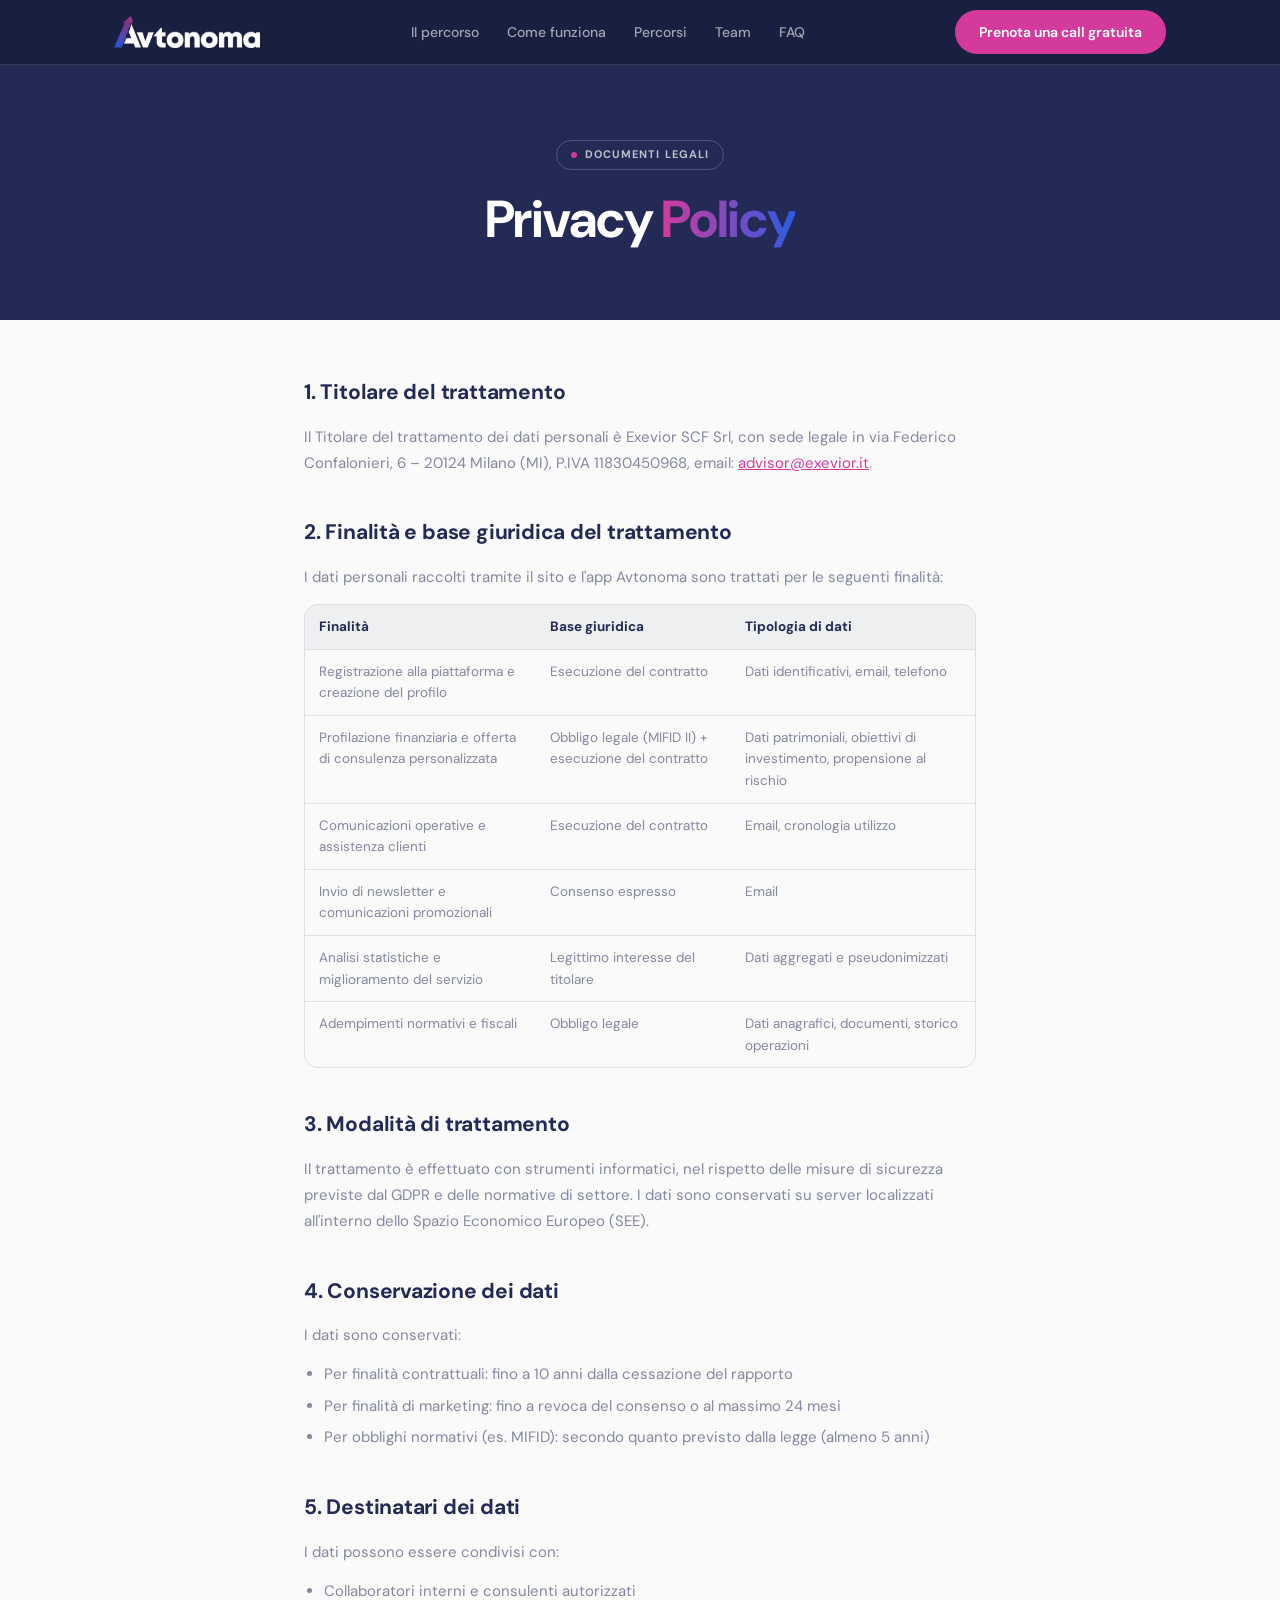
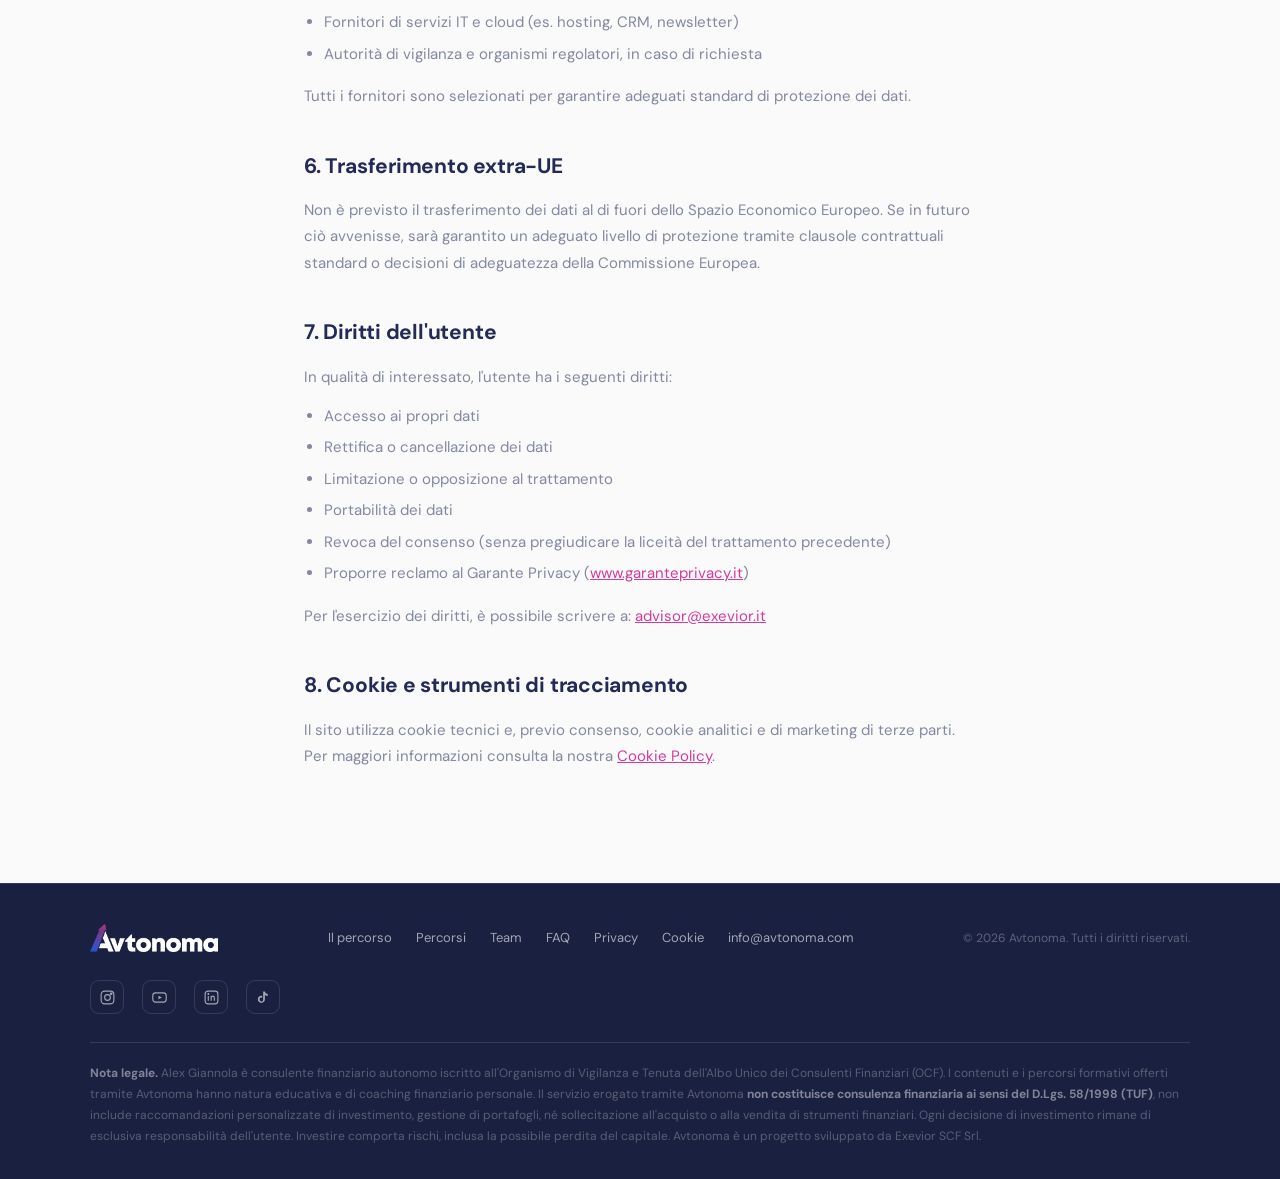
<file: privacy/index.html>
<!DOCTYPE html>
<html lang="it">
<head>
  <meta charset="UTF-8" />
  <meta name="viewport" content="width=device-width, initial-scale=1.0" />
  <title>Privacy Policy | Avtonoma</title>
  <link rel="icon" type="image/png" href="../images/logo/favicon.png" />
  <link rel="preconnect" href="https://fonts.googleapis.com" />
  <link rel="preconnect" href="https://fonts.gstatic.com" crossorigin />
  <link href="https://fonts.googleapis.com/css2?family=DM+Sans:ital,opsz,wght@0,9..40,300;0,9..40,400;0,9..40,500;0,9..40,600;0,9..40,700;0,9..40,800;1,9..40,400&display=swap" rel="stylesheet" />
  <link rel="stylesheet" href="../css/styles.css" />
</head>
<body>

<!-- NAV -->
<nav>
  <div class="nav-inner">
    <a href="../index.html" class="logo">
      <img src="../images/logo/logo-white.png" alt="Avtonoma" class="logo-img"
           onerror="this.style.display='none'; this.nextElementSibling.style.display='flex';">
      <span class="logo-text">avt<span class="logo-a">o</span>noma</span>
    </a>
    <ul class="nav-links" id="navLinks">
      <li><a href="../index.html#percorso">Il percorso</a></li>
      <li><a href="../index.html#come-funziona">Come funziona</a></li>
      <li><a href="../index.html#prezzi">Percorsi</a></li>
      <li><a href="../index.html#team">Team</a></li>
      <li><a href="../index.html#faq">FAQ</a></li>
    </ul>
    <a href="https://calendly.com/avtonoma-call/1a-consulenza-gratuita" target="_blank" rel="noopener noreferrer" class="btn btn-primary nav-cta">Prenota una call gratuita</a>
    <div class="hamburger" id="hamburger" onclick="toggleMenu()">
      <span></span><span></span><span></span>
    </div>
  </div>
</nav>

<!-- LEGAL HEADER -->
<section class="legal-header">
  <span class="tag-dark">Documenti legali</span>
  <h1 class="section-heading-dark">Privacy <em>Policy</em></h1>
</section>

<!-- LEGAL CONTENT -->
<section class="legal-content">
  <div class="container-sm">

    <h2>1. Titolare del trattamento</h2>
    <p>Il Titolare del trattamento dei dati personali è Exevior SCF Srl, con sede legale in via Federico Confalonieri, 6 – 20124 Milano (MI), P.IVA 11830450968, email: <a href="mailto:advisor@exevior.it">advisor@exevior.it</a>.</p>

    <h2>2. Finalità e base giuridica del trattamento</h2>
    <p>I dati personali raccolti tramite il sito e l'app Avtonoma sono trattati per le seguenti finalità:</p>
    <div class="legal-table-wrap">
      <table class="legal-table">
        <thead>
          <tr><th>Finalità</th><th>Base giuridica</th><th>Tipologia di dati</th></tr>
        </thead>
        <tbody>
          <tr><td>Registrazione alla piattaforma e creazione del profilo</td><td>Esecuzione del contratto</td><td>Dati identificativi, email, telefono</td></tr>
          <tr><td>Profilazione finanziaria e offerta di consulenza personalizzata</td><td>Obbligo legale (MIFID II) + esecuzione del contratto</td><td>Dati patrimoniali, obiettivi di investimento, propensione al rischio</td></tr>
          <tr><td>Comunicazioni operative e assistenza clienti</td><td>Esecuzione del contratto</td><td>Email, cronologia utilizzo</td></tr>
          <tr><td>Invio di newsletter e comunicazioni promozionali</td><td>Consenso espresso</td><td>Email</td></tr>
          <tr><td>Analisi statistiche e miglioramento del servizio</td><td>Legittimo interesse del titolare</td><td>Dati aggregati e pseudonimizzati</td></tr>
          <tr><td>Adempimenti normativi e fiscali</td><td>Obbligo legale</td><td>Dati anagrafici, documenti, storico operazioni</td></tr>
        </tbody>
      </table>
    </div>

    <h2>3. Modalità di trattamento</h2>
    <p>Il trattamento è effettuato con strumenti informatici, nel rispetto delle misure di sicurezza previste dal GDPR e delle normative di settore. I dati sono conservati su server localizzati all'interno dello Spazio Economico Europeo (SEE).</p>

    <h2>4. Conservazione dei dati</h2>
    <p>I dati sono conservati:</p>
    <ul>
      <li>Per finalità contrattuali: fino a 10 anni dalla cessazione del rapporto</li>
      <li>Per finalità di marketing: fino a revoca del consenso o al massimo 24 mesi</li>
      <li>Per obblighi normativi (es. MIFID): secondo quanto previsto dalla legge (almeno 5 anni)</li>
    </ul>

    <h2>5. Destinatari dei dati</h2>
    <p>I dati possono essere condivisi con:</p>
    <ul>
      <li>Collaboratori interni e consulenti autorizzati</li>
      <li>Fornitori di servizi IT e cloud (es. hosting, CRM, newsletter)</li>
      <li>Autorità di vigilanza e organismi regolatori, in caso di richiesta</li>
    </ul>
    <p>Tutti i fornitori sono selezionati per garantire adeguati standard di protezione dei dati.</p>

    <h2>6. Trasferimento extra-UE</h2>
    <p>Non è previsto il trasferimento dei dati al di fuori dello Spazio Economico Europeo. Se in futuro ciò avvenisse, sarà garantito un adeguato livello di protezione tramite clausole contrattuali standard o decisioni di adeguatezza della Commissione Europea.</p>

    <h2>7. Diritti dell'utente</h2>
    <p>In qualità di interessato, l'utente ha i seguenti diritti:</p>
    <ul>
      <li>Accesso ai propri dati</li>
      <li>Rettifica o cancellazione dei dati</li>
      <li>Limitazione o opposizione al trattamento</li>
      <li>Portabilità dei dati</li>
      <li>Revoca del consenso (senza pregiudicare la liceità del trattamento precedente)</li>
      <li>Proporre reclamo al Garante Privacy (<a href="https://www.garanteprivacy.it" target="_blank" rel="noopener noreferrer">www.garanteprivacy.it</a>)</li>
    </ul>
    <p>Per l'esercizio dei diritti, è possibile scrivere a: <a href="mailto:advisor@exevior.it">advisor@exevior.it</a></p>

    <h2>8. Cookie e strumenti di tracciamento</h2>
    <p>Il sito utilizza cookie tecnici e, previo consenso, cookie analitici e di marketing di terze parti. Per maggiori informazioni consulta la nostra <a href="../cookie/">Cookie Policy</a>.</p>

  </div>
</section>

<!-- FOOTER -->
<footer>
  <div class="footer-inner">
    <a href="../index.html" class="footer-logo">
      <img src="../images/logo/logo-white.png" alt="Avtonoma" style="height:28px;width:auto;display:block;"
           onerror="this.style.display='none'; this.nextElementSibling.style.display='inline-flex';">
      <span class="logo-text">avt<span class="logo-a">o</span>noma</span>
    </a>
    <div class="footer-links">
      <a href="../index.html#percorso">Il percorso</a>
      <a href="../index.html#prezzi">Percorsi</a>
      <a href="../index.html#team">Team</a>
      <a href="../index.html#faq">FAQ</a>
      <a href="../privacy/">Privacy</a>
      <a href="../cookie/">Cookie</a>
      <a href="mailto:info@avtonoma.com">info@avtonoma.com</a>
    </div>
    <span class="footer-copy">© 2026 Avtonoma. Tutti i diritti riservati.</span>
  </div>
  <div class="footer-socials">
    <a href="https://www.instagram.com/avtonoma_" target="_blank" rel="noopener noreferrer" aria-label="Instagram">
      <svg viewBox="0 0 24 24" fill="none" stroke="currentColor" stroke-width="1.6"><rect x="3" y="3" width="18" height="18" rx="5"/><circle cx="12" cy="12" r="4"/><circle cx="17.2" cy="6.8" r="1"/></svg>
    </a>
    <a href="https://www.youtube.com/channel/UCYz9Cvj0frNp8ITGZ0GAOMg" target="_blank" rel="noopener noreferrer" aria-label="YouTube">
      <svg viewBox="0 0 24 24" fill="none" stroke="currentColor" stroke-width="1.6"><rect x="2.5" y="5.5" width="19" height="13" rx="4"/><path d="M10.5 9.5l5 2.5-5 2.5z" fill="currentColor" stroke="none"/></svg>
    </a>
    <a href="https://www.linkedin.com/company/avtonomainvest/" target="_blank" rel="noopener noreferrer" aria-label="LinkedIn">
      <svg viewBox="0 0 24 24" fill="none" stroke="currentColor" stroke-width="1.6"><rect x="3" y="3" width="18" height="18" rx="4"/><line x1="7.5" y1="10" x2="7.5" y2="16.5"/><circle cx="7.5" cy="7" r="0.6" fill="currentColor"/><path d="M11.5 16.5V10M11.5 12.3c0-1.3 1-2.3 2.3-2.3s2.2 1 2.2 2.3v4.2"/></svg>
    </a>
    <a href="https://www.tiktok.com/@avtonoma" target="_blank" rel="noopener noreferrer" aria-label="TikTok">
      <svg viewBox="0 0 24 24" fill="none" stroke="currentColor" stroke-width="1.6"><path d="M14 3.5c.5 2 2 3.4 4 3.7v2.6c-1.5 0-2.9-.4-4-1.2v6c0 2.8-2.2 5-5 5s-5-2.2-5-5 2.2-5 5-5c.4 0 .8 0 1.2.1v2.7c-.4-.2-.8-.3-1.2-.3-1.4 0-2.5 1.1-2.5 2.5S7.6 17.6 9 17.6s2.5-1.1 2.5-2.5V3.5z" fill="currentColor" stroke="none"/></svg>
    </a>
  </div>
  <div class="footer-disclaimer">
    <strong>Nota legale.</strong> Alex Giannola è consulente finanziario autonomo iscritto all'Organismo di Vigilanza e Tenuta dell'Albo Unico dei Consulenti Finanziari (OCF). I contenuti e i percorsi formativi offerti tramite Avtonoma hanno natura educativa e di coaching finanziario personale. Il servizio erogato tramite Avtonoma <strong>non costituisce consulenza finanziaria ai sensi del D.Lgs. 58/1998 (TUF)</strong>, non include raccomandazioni personalizzate di investimento, gestione di portafogli, né sollecitazione all'acquisto o alla vendita di strumenti finanziari. Ogni decisione di investimento rimane di esclusiva responsabilità dell'utente. Investire comporta rischi, inclusa la possibile perdita del capitale. Avtonoma è un progetto sviluppato da Exevior SCF Srl.
  </div>
</footer>

<script src="../js/main.js"></script>
</body>
</html>
</file>
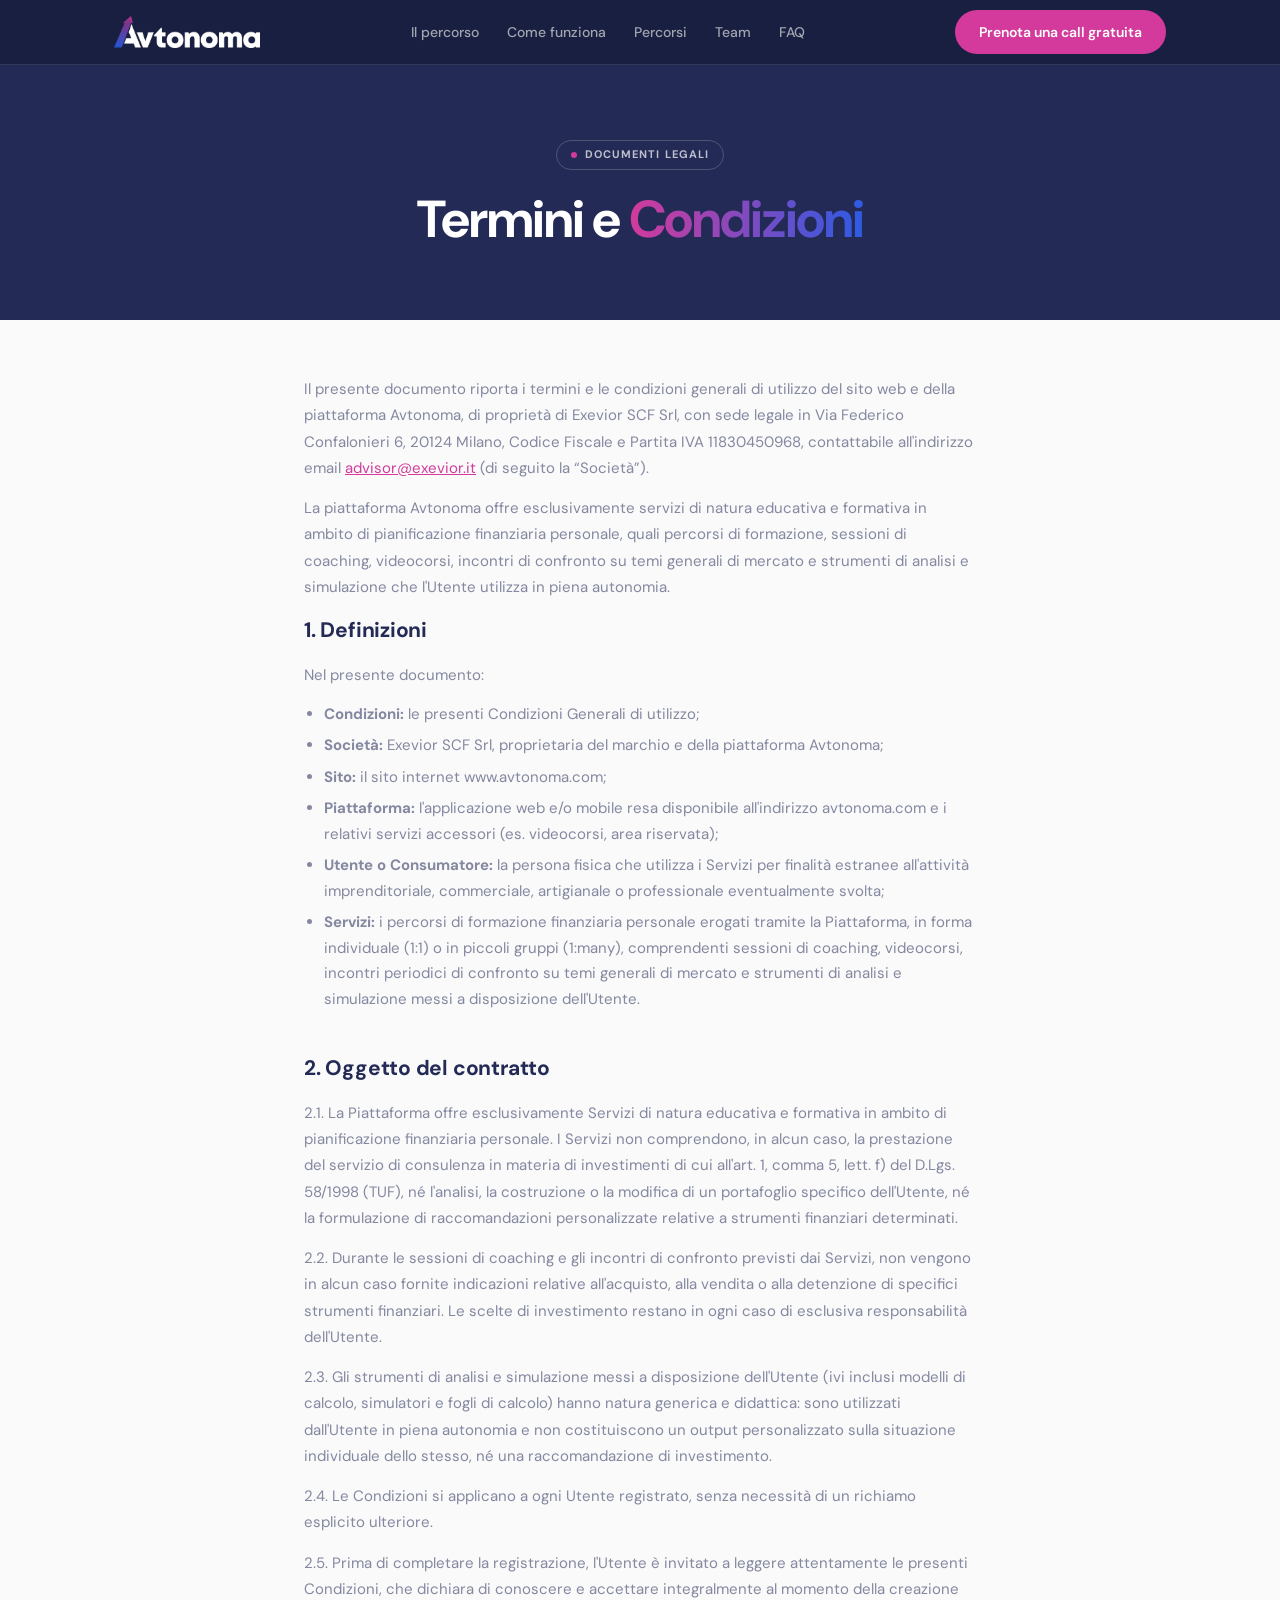
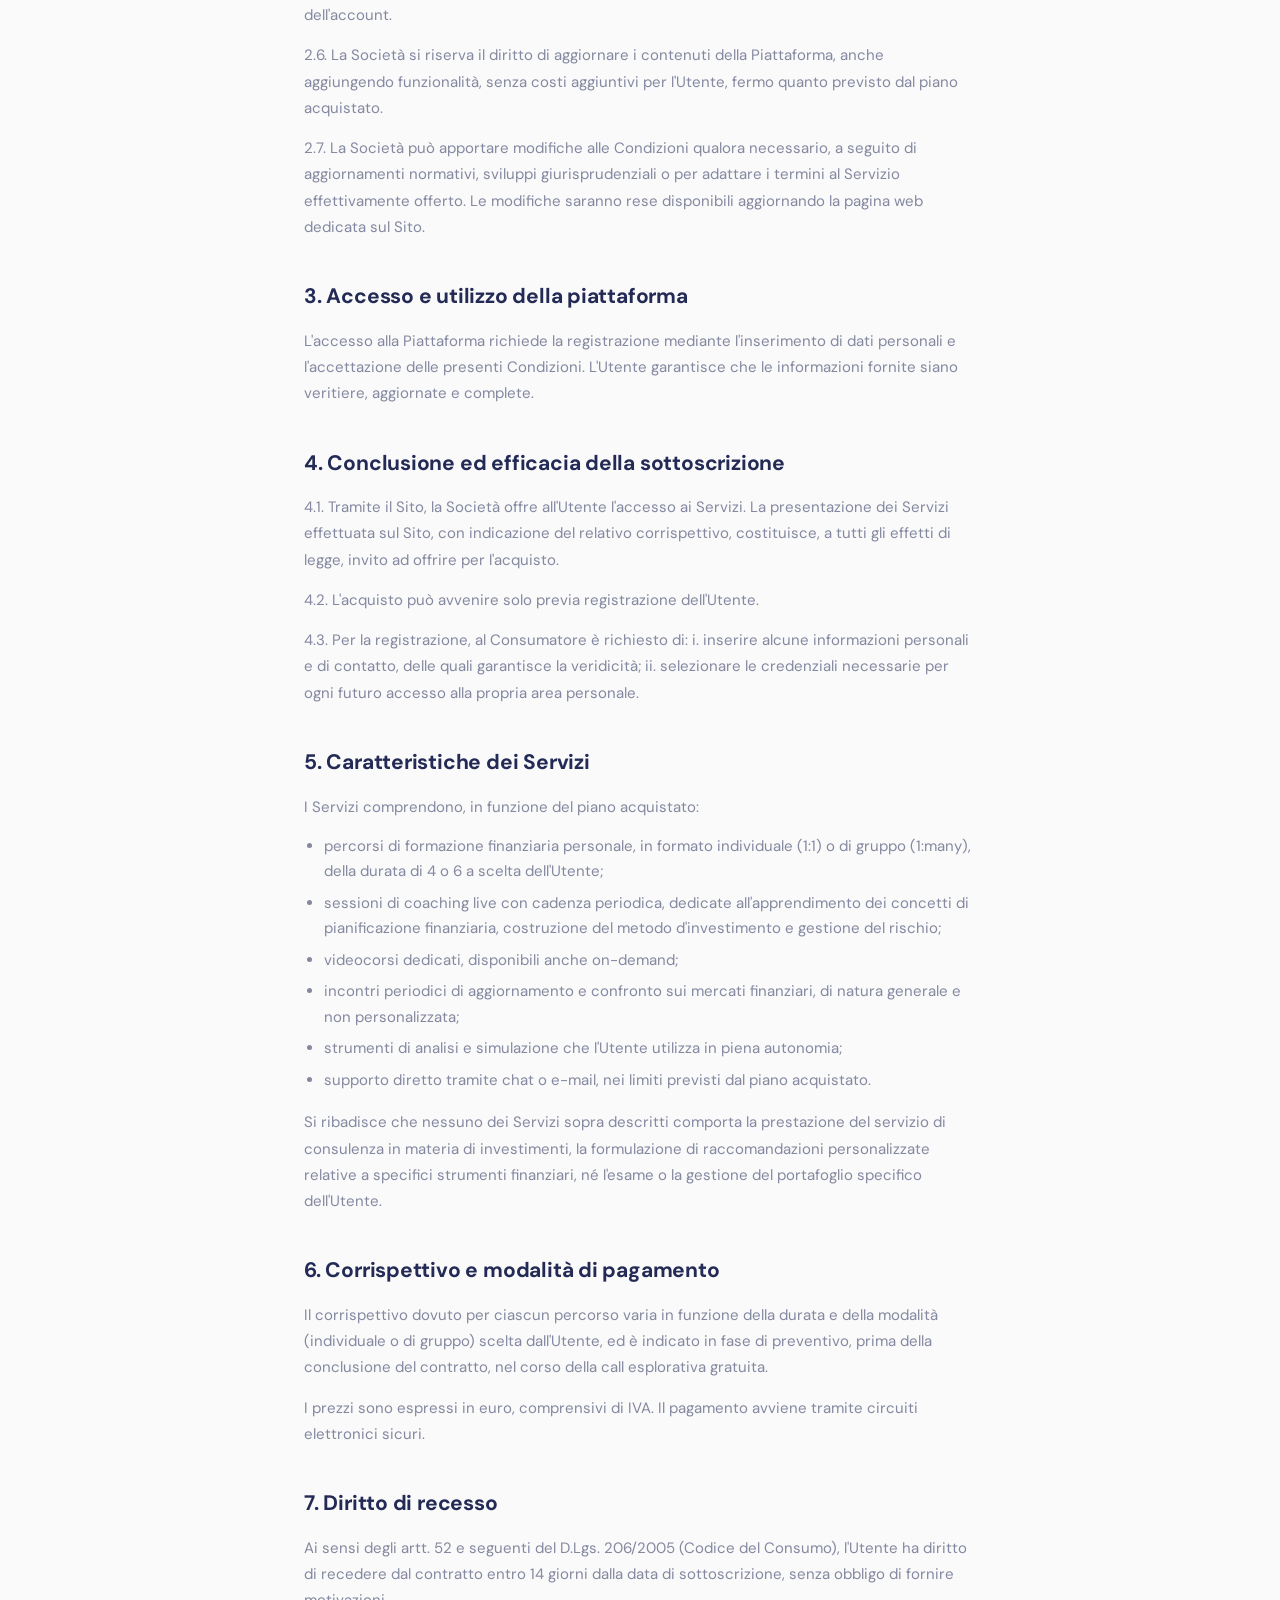
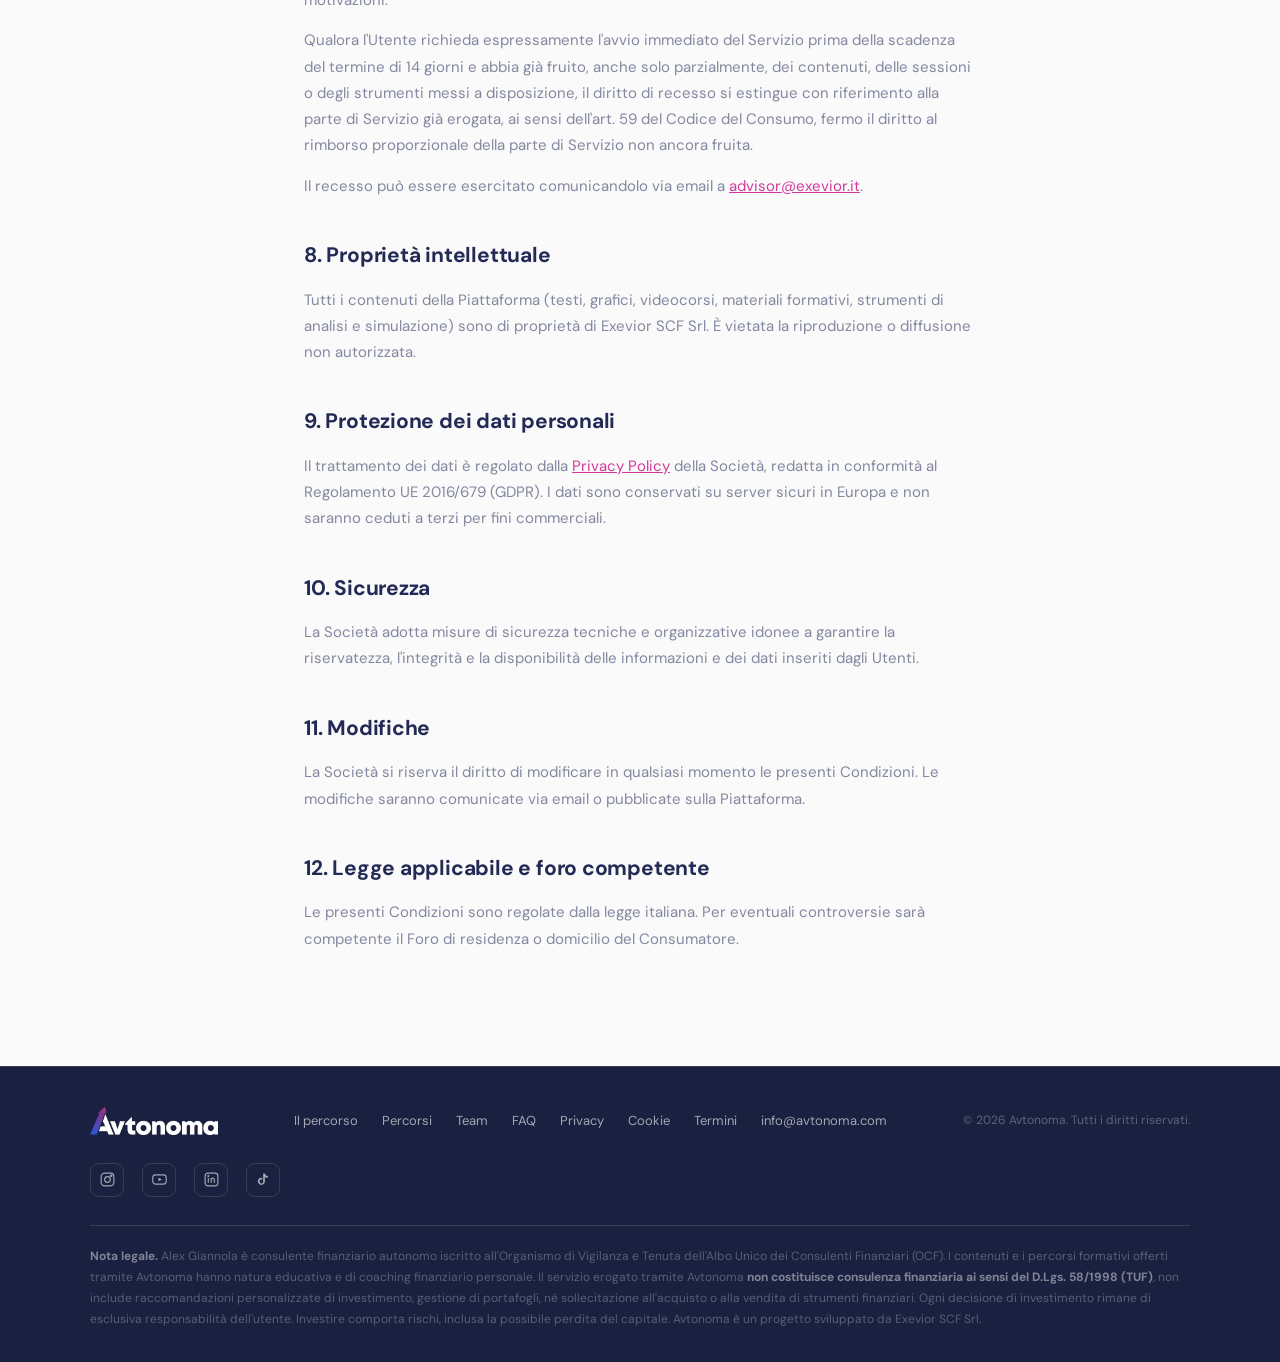
<file: termini/index.html>
<!DOCTYPE html>
<html lang="it">
<head>
  <meta charset="UTF-8" />
  <meta name="viewport" content="width=device-width, initial-scale=1.0" />
  <title>Termini e Condizioni | Avtonoma</title>
  <link rel="icon" type="image/png" href="../images/logo/favicon.png" />
  <link rel="preconnect" href="https://fonts.googleapis.com" />
  <link rel="preconnect" href="https://fonts.gstatic.com" crossorigin />
  <link href="https://fonts.googleapis.com/css2?family=DM+Sans:ital,opsz,wght@0,9..40,300;0,9..40,400;0,9..40,500;0,9..40,600;0,9..40,700;0,9..40,800;1,9..40,400&display=swap" rel="stylesheet" />
  <link rel="stylesheet" href="../css/styles.css" />
</head>
<body>

<!-- NAV -->
<nav>
  <div class="nav-inner">
    <a href="../index.html" class="logo">
      <img src="../images/logo/logo-white.png" alt="Avtonoma" class="logo-img"
           onerror="this.style.display='none'; this.nextElementSibling.style.display='flex';">
      <span class="logo-text">avt<span class="logo-a">o</span>noma</span>
    </a>
    <ul class="nav-links" id="navLinks">
      <li><a href="../index.html#percorso">Il percorso</a></li>
      <li><a href="../index.html#come-funziona">Come funziona</a></li>
      <li><a href="../index.html#prezzi">Percorsi</a></li>
      <li><a href="../index.html#team">Team</a></li>
      <li><a href="../index.html#faq">FAQ</a></li>
    </ul>
    <a href="https://calendly.com/avtonoma-call/1a-consulenza-gratuita" target="_blank" rel="noopener noreferrer" class="btn btn-primary nav-cta">Prenota una call gratuita</a>
    <div class="hamburger" id="hamburger" onclick="toggleMenu()">
      <span></span><span></span><span></span>
    </div>
  </div>
</nav>

<!-- LEGAL HEADER -->
<section class="legal-header">
  <span class="tag-dark">Documenti legali</span>
  <h1 class="section-heading-dark">Termini e <em>Condizioni</em></h1>
</section>

<!-- LEGAL CONTENT -->
<section class="legal-content">
  <div class="container-sm">

    <p>Il presente documento riporta i termini e le condizioni generali di utilizzo del sito web e della piattaforma Avtonoma, di proprietà di Exevior SCF Srl, con sede legale in Via Federico Confalonieri 6, 20124 Milano, Codice Fiscale e Partita IVA 11830450968, contattabile all'indirizzo email <a href="mailto:advisor@exevior.it">advisor@exevior.it</a> (di seguito la &ldquo;Società&rdquo;).</p>

    <p>La piattaforma Avtonoma offre esclusivamente servizi di natura educativa e formativa in ambito di pianificazione finanziaria personale, quali percorsi di formazione, sessioni di coaching, videocorsi, incontri di confronto su temi generali di mercato e strumenti di analisi e simulazione che l'Utente utilizza in piena autonomia.</p>

    <h2>1. Definizioni</h2>
    <p>Nel presente documento:</p>
    <ul>
      <li><strong>Condizioni:</strong> le presenti Condizioni Generali di utilizzo;</li>
      <li><strong>Società:</strong> Exevior SCF Srl, proprietaria del marchio e della piattaforma Avtonoma;</li>
      <li><strong>Sito:</strong> il sito internet www.avtonoma.com;</li>
      <li><strong>Piattaforma:</strong> l'applicazione web e/o mobile resa disponibile all'indirizzo avtonoma.com e i relativi servizi accessori (es. videocorsi, area riservata);</li>
      <li><strong>Utente o Consumatore:</strong> la persona fisica che utilizza i Servizi per finalità estranee all'attività imprenditoriale, commerciale, artigianale o professionale eventualmente svolta;</li>
      <li><strong>Servizi:</strong> i percorsi di formazione finanziaria personale erogati tramite la Piattaforma, in forma individuale (1:1) o in piccoli gruppi (1:many), comprendenti sessioni di coaching, videocorsi, incontri periodici di confronto su temi generali di mercato e strumenti di analisi e simulazione messi a disposizione dell'Utente.</li>
    </ul>

    <h2>2. Oggetto del contratto</h2>
    <p>2.1. La Piattaforma offre esclusivamente Servizi di natura educativa e formativa in ambito di pianificazione finanziaria personale. I Servizi non comprendono, in alcun caso, la prestazione del servizio di consulenza in materia di investimenti di cui all'art. 1, comma 5, lett. f) del D.Lgs. 58/1998 (TUF), né l'analisi, la costruzione o la modifica di un portafoglio specifico dell'Utente, né la formulazione di raccomandazioni personalizzate relative a strumenti finanziari determinati.</p>
    <p>2.2. Durante le sessioni di coaching e gli incontri di confronto previsti dai Servizi, non vengono in alcun caso fornite indicazioni relative all'acquisto, alla vendita o alla detenzione di specifici strumenti finanziari. Le scelte di investimento restano in ogni caso di esclusiva responsabilità dell'Utente.</p>
    <p>2.3. Gli strumenti di analisi e simulazione messi a disposizione dell'Utente (ivi inclusi modelli di calcolo, simulatori e fogli di calcolo) hanno natura generica e didattica: sono utilizzati dall'Utente in piena autonomia e non costituiscono un output personalizzato sulla situazione individuale dello stesso, né una raccomandazione di investimento.</p>
    <p>2.4. Le Condizioni si applicano a ogni Utente registrato, senza necessità di un richiamo esplicito ulteriore.</p>
    <p>2.5. Prima di completare la registrazione, l'Utente è invitato a leggere attentamente le presenti Condizioni, che dichiara di conoscere e accettare integralmente al momento della creazione dell'account.</p>
    <p>2.6. La Società si riserva il diritto di aggiornare i contenuti della Piattaforma, anche aggiungendo funzionalità, senza costi aggiuntivi per l'Utente, fermo quanto previsto dal piano acquistato.</p>
    <p>2.7. La Società può apportare modifiche alle Condizioni qualora necessario, a seguito di aggiornamenti normativi, sviluppi giurisprudenziali o per adattare i termini al Servizio effettivamente offerto. Le modifiche saranno rese disponibili aggiornando la pagina web dedicata sul Sito.</p>

    <h2>3. Accesso e utilizzo della piattaforma</h2>
    <p>L'accesso alla Piattaforma richiede la registrazione mediante l'inserimento di dati personali e l'accettazione delle presenti Condizioni. L'Utente garantisce che le informazioni fornite siano veritiere, aggiornate e complete.</p>

    <h2>4. Conclusione ed efficacia della sottoscrizione</h2>
    <p>4.1. Tramite il Sito, la Società offre all'Utente l'accesso ai Servizi. La presentazione dei Servizi effettuata sul Sito, con indicazione del relativo corrispettivo, costituisce, a tutti gli effetti di legge, invito ad offrire per l'acquisto.</p>
    <p>4.2. L'acquisto può avvenire solo previa registrazione dell'Utente.</p>
    <p>4.3. Per la registrazione, al Consumatore è richiesto di: i. inserire alcune informazioni personali e di contatto, delle quali garantisce la veridicità; ii. selezionare le credenziali necessarie per ogni futuro accesso alla propria area personale.</p>

    <h2>5. Caratteristiche dei Servizi</h2>
    <p>I Servizi comprendono, in funzione del piano acquistato:</p>
    <ul>
      <li>percorsi di formazione finanziaria personale, in formato individuale (1:1) o di gruppo (1:many), della durata di 4 o 6 a scelta dell'Utente;</li>
      <li>sessioni di coaching live con cadenza periodica, dedicate all'apprendimento dei concetti di pianificazione finanziaria, costruzione del metodo d'investimento e gestione del rischio;</li>
      <li>videocorsi dedicati, disponibili anche on-demand;</li>
      <li>incontri periodici di aggiornamento e confronto sui mercati finanziari, di natura generale e non personalizzata;</li>
      <li>strumenti di analisi e simulazione che l'Utente utilizza in piena autonomia;</li>
      <li>supporto diretto tramite chat o e-mail, nei limiti previsti dal piano acquistato.</li>
    </ul>
    <p>Si ribadisce che nessuno dei Servizi sopra descritti comporta la prestazione del servizio di consulenza in materia di investimenti, la formulazione di raccomandazioni personalizzate relative a specifici strumenti finanziari, né l'esame o la gestione del portafoglio specifico dell'Utente.</p>

    <h2>6. Corrispettivo e modalità di pagamento</h2>
    <p>Il corrispettivo dovuto per ciascun percorso varia in funzione della durata e della modalità (individuale o di gruppo) scelta dall'Utente, ed è indicato in fase di preventivo, prima della conclusione del contratto, nel corso della call esplorativa gratuita.</p>
    <p>I prezzi sono espressi in euro, comprensivi di IVA. Il pagamento avviene tramite circuiti elettronici sicuri.</p>

    <h2>7. Diritto di recesso</h2>
    <p>Ai sensi degli artt. 52 e seguenti del D.Lgs. 206/2005 (Codice del Consumo), l'Utente ha diritto di recedere dal contratto entro 14 giorni dalla data di sottoscrizione, senza obbligo di fornire motivazioni.</p>
    <p>Qualora l'Utente richieda espressamente l'avvio immediato del Servizio prima della scadenza del termine di 14 giorni e abbia già fruito, anche solo parzialmente, dei contenuti, delle sessioni o degli strumenti messi a disposizione, il diritto di recesso si estingue con riferimento alla parte di Servizio già erogata, ai sensi dell'art. 59 del Codice del Consumo, fermo il diritto al rimborso proporzionale della parte di Servizio non ancora fruita.</p>
    <p>Il recesso può essere esercitato comunicandolo via email a <a href="mailto:advisor@exevior.it">advisor@exevior.it</a>.</p>

    <h2>8. Proprietà intellettuale</h2>
    <p>Tutti i contenuti della Piattaforma (testi, grafici, videocorsi, materiali formativi, strumenti di analisi e simulazione) sono di proprietà di Exevior SCF Srl. È vietata la riproduzione o diffusione non autorizzata.</p>

    <h2>9. Protezione dei dati personali</h2>
    <p>Il trattamento dei dati è regolato dalla <a href="../privacy/">Privacy Policy</a> della Società, redatta in conformità al Regolamento UE 2016/679 (GDPR). I dati sono conservati su server sicuri in Europa e non saranno ceduti a terzi per fini commerciali.</p>

    <h2>10. Sicurezza</h2>
    <p>La Società adotta misure di sicurezza tecniche e organizzative idonee a garantire la riservatezza, l'integrità e la disponibilità delle informazioni e dei dati inseriti dagli Utenti.</p>

    <h2>11. Modifiche</h2>
    <p>La Società si riserva il diritto di modificare in qualsiasi momento le presenti Condizioni. Le modifiche saranno comunicate via email o pubblicate sulla Piattaforma.</p>

    <h2>12. Legge applicabile e foro competente</h2>
    <p>Le presenti Condizioni sono regolate dalla legge italiana. Per eventuali controversie sarà competente il Foro di residenza o domicilio del Consumatore.</p>

  </div>
</section>

<!-- FOOTER -->
<footer>
  <div class="footer-inner">
    <a href="../index.html" class="footer-logo">
      <img src="../images/logo/logo-white.png" alt="Avtonoma" style="height:28px;width:auto;display:block;"
           onerror="this.style.display='none'; this.nextElementSibling.style.display='inline-flex';">
      <span class="logo-text">avt<span class="logo-a">o</span>noma</span>
    </a>
    <div class="footer-links">
      <a href="../index.html#percorso">Il percorso</a>
      <a href="../index.html#prezzi">Percorsi</a>
      <a href="../index.html#team">Team</a>
      <a href="../index.html#faq">FAQ</a>
      <a href="../privacy/">Privacy</a>
      <a href="../cookie/">Cookie</a>
      <a href="../termini/">Termini</a>
      <a href="mailto:info@avtonoma.com">info@avtonoma.com</a>
    </div>
    <span class="footer-copy">© 2026 Avtonoma. Tutti i diritti riservati.</span>
  </div>
  <div class="footer-socials">
    <a href="https://www.instagram.com/avtonoma_" target="_blank" rel="noopener noreferrer" aria-label="Instagram">
      <svg viewBox="0 0 24 24" fill="none" stroke="currentColor" stroke-width="1.6"><rect x="3" y="3" width="18" height="18" rx="5"/><circle cx="12" cy="12" r="4"/><circle cx="17.2" cy="6.8" r="1"/></svg>
    </a>
    <a href="https://www.youtube.com/channel/UCYz9Cvj0frNp8ITGZ0GAOMg" target="_blank" rel="noopener noreferrer" aria-label="YouTube">
      <svg viewBox="0 0 24 24" fill="none" stroke="currentColor" stroke-width="1.6"><rect x="2.5" y="5.5" width="19" height="13" rx="4"/><path d="M10.5 9.5l5 2.5-5 2.5z" fill="currentColor" stroke="none"/></svg>
    </a>
    <a href="https://www.linkedin.com/company/avtonomainvest/" target="_blank" rel="noopener noreferrer" aria-label="LinkedIn">
      <svg viewBox="0 0 24 24" fill="none" stroke="currentColor" stroke-width="1.6"><rect x="3" y="3" width="18" height="18" rx="4"/><line x1="7.5" y1="10" x2="7.5" y2="16.5"/><circle cx="7.5" cy="7" r="0.6" fill="currentColor"/><path d="M11.5 16.5V10M11.5 12.3c0-1.3 1-2.3 2.3-2.3s2.2 1 2.2 2.3v4.2"/></svg>
    </a>
    <a href="https://www.tiktok.com/@avtonoma" target="_blank" rel="noopener noreferrer" aria-label="TikTok">
      <svg viewBox="0 0 24 24" fill="none" stroke="currentColor" stroke-width="1.6"><path d="M14 3.5c.5 2 2 3.4 4 3.7v2.6c-1.5 0-2.9-.4-4-1.2v6c0 2.8-2.2 5-5 5s-5-2.2-5-5 2.2-5 5-5c.4 0 .8 0 1.2.1v2.7c-.4-.2-.8-.3-1.2-.3-1.4 0-2.5 1.1-2.5 2.5S7.6 17.6 9 17.6s2.5-1.1 2.5-2.5V3.5z" fill="currentColor" stroke="none"/></svg>
    </a>
  </div>
  <div class="footer-disclaimer">
    <strong>Nota legale.</strong> Alex Giannola è consulente finanziario autonomo iscritto all'Organismo di Vigilanza e Tenuta dell'Albo Unico dei Consulenti Finanziari (OCF). I contenuti e i percorsi formativi offerti tramite Avtonoma hanno natura educativa e di coaching finanziario personale. Il servizio erogato tramite Avtonoma <strong>non costituisce consulenza finanziaria ai sensi del D.Lgs. 58/1998 (TUF)</strong>, non include raccomandazioni personalizzate di investimento, gestione di portafogli, né sollecitazione all'acquisto o alla vendita di strumenti finanziari. Ogni decisione di investimento rimane di esclusiva responsabilità dell'utente. Investire comporta rischi, inclusa la possibile perdita del capitale. Avtonoma è un progetto sviluppato da Exevior SCF Srl.
  </div>
</footer>

<script src="../js/main.js"></script>
</body>
</html>
</file>
<file: css/styles.css>
*, *::before, *::after { box-sizing: border-box; margin: 0; padding: 0; }

:root {
  --navy:   #232a55;
  --magenta:#d33a9b;
  --violet: #2d5be4;
  --white:  #ffffff;
  --offwhite: #fafafa;
  --navy-dark: #1a2040;
  --navy-light: #2e3666;
  --navy-border: rgba(255,255,255,0.12);
  --light-border: rgba(35,42,85,0.12);
  --muted-dark: rgba(255,255,255,0.6);
  --muted-light: rgba(35,42,85,0.55);
  --radius: 14px;
  --radius-lg: 22px;
}

html { scroll-behavior: smooth; }

body {
  font-family: 'DM Sans', sans-serif;
  background: var(--offwhite);
  color: var(--navy);
  line-height: 1.6;
  overflow-x: hidden;
}

h1, h2, h3 { font-family: 'DM Sans', sans-serif; }

/* ─── NAV ─── */
nav {
  position: fixed; top: 0; left: 0; right: 0; z-index: 100;
  background: rgba(26, 32, 64, 0.96);
  backdrop-filter: blur(16px);
  border-bottom: 1px solid var(--navy-border);
}
.nav-inner {
  max-width: 1100px; margin: 0 auto; padding: 0 24px;
  display: flex; align-items: center; justify-content: space-between;
  height: 64px;
}
.logo {
  display: flex; align-items: center; gap: 2px;
  font-family: 'DM Sans', sans-serif;
  font-size: 20px; font-weight: 800;
  text-decoration: none; color: #fff;
}
.logo-img { height: 32px; width: auto; display: block; }
.logo-text { display: none; align-items: center; }
.logo-a {
  background: linear-gradient(135deg, #d33a9b, #2d5be4);
  -webkit-background-clip: text; -webkit-text-fill-color: transparent;
}
.nav-links { display: flex; align-items: center; gap: 28px; list-style: none; }
.nav-links a {
  font-size: 14px; font-weight: 500; color: var(--muted-dark);
  text-decoration: none; transition: color 0.2s;
}
.nav-links a:hover { color: #fff; }

.btn {
  display: inline-flex; align-items: center; justify-content: center; gap: 8px;
  padding: 11px 24px; border-radius: 100px;
  font-family: 'DM Sans', sans-serif; font-size: 14px; font-weight: 600;
  cursor: pointer; text-decoration: none; border: none; transition: all 0.2s;
}
.btn-primary { background: #d33a9b; color: #fff; }
.btn-primary:hover { background: #bc328a; transform: translateY(-1px); box-shadow: 0 8px 24px rgba(211,58,155,0.4); }
.btn-outline-white { background: transparent; color: #fff; border: 1.5px solid rgba(255,255,255,0.3); }
.btn-outline-white:hover { border-color: #fff; background: rgba(255,255,255,0.08); }
.btn-outline-navy { background: transparent; color: var(--navy); border: 1.5px solid rgba(35,42,85,0.25); }
.btn-outline-navy:hover { border-color: var(--navy); background: rgba(35,42,85,0.05); }
.btn-lg { padding: 15px 36px; font-size: 16px; }

.hamburger { display: none; flex-direction: column; gap: 5px; cursor: pointer; padding: 4px; }
.hamburger span { display: block; width: 22px; height: 2px; background: #fff; border-radius: 2px; }

/* ─── UTILS ─── */
.container { max-width: 1100px; margin: 0 auto; padding: 0 24px; }
.container-sm { max-width: 720px; margin: 0 auto; padding: 0 24px; }

.tag-dark {
  display: inline-flex; align-items: center; gap: 8px;
  font-family: 'DM Sans', sans-serif; font-size: 11px; font-weight: 700;
  letter-spacing: 0.1em; text-transform: uppercase;
  color: rgba(255,255,255,0.7);
  border: 1px solid rgba(255,255,255,0.2);
  padding: 5px 14px; border-radius: 100px;
  margin-bottom: 20px;
}
.tag-dark::before { content: ''; width: 6px; height: 6px; border-radius: 50%; background: #d33a9b; }

.tag-light {
  display: inline-flex; align-items: center; gap: 8px;
  font-family: 'DM Sans', sans-serif; font-size: 11px; font-weight: 700;
  letter-spacing: 0.1em; text-transform: uppercase;
  color: #d33a9b;
  border: 1px solid rgba(211,58,155,0.3);
  background: rgba(211,58,155,0.06);
  padding: 5px 14px; border-radius: 100px;
  margin-bottom: 20px;
}
.tag-light::before { content: ''; width: 6px; height: 6px; border-radius: 50%; background: #d33a9b; }

.section-center { text-align: center; }
.section-heading-dark {
  font-family: 'DM Sans', sans-serif;
  font-size: clamp(30px, 4.5vw, 52px); font-weight: 700;
  line-height: 1.12; letter-spacing: -0.025em;
  color: #fff; margin-bottom: 16px; text-wrap: pretty;
}
.section-heading-dark em { font-style: normal; background: linear-gradient(90deg,#d33a9b,#2d5be4); -webkit-background-clip: text; -webkit-text-fill-color: transparent; }
.section-heading-light {
  font-family: 'DM Sans', sans-serif;
  font-size: clamp(30px, 4.5vw, 52px); font-weight: 700;
  line-height: 1.12; letter-spacing: -0.025em;
  color: var(--navy); margin-bottom: 16px; text-wrap: pretty;
}
.section-heading-light em { font-style: normal; color: #d33a9b; }
.section-sub-dark { font-size: 18px; color: var(--muted-dark); max-width: 600px; margin: 0 auto 56px; text-wrap: pretty; }
.section-sub-light { font-size: 18px; color: var(--muted-light); max-width: 600px; margin: 0 auto 56px; text-wrap: pretty; }

/* ─── HERO (dark) ─── */
#hero {
  min-height: 100vh;
  background: var(--navy);
  display: flex; flex-direction: column; align-items: center; justify-content: center;
  padding: 120px 24px 80px;
  text-align: center;
  position: relative; overflow: hidden;
}
.hero-glow {
  position: absolute; top: -120px; left: 50%; transform: translateX(-50%);
  width: 800px; height: 500px;
  background: radial-gradient(ellipse, rgba(211,58,155,0.2) 0%, transparent 65%);
  pointer-events: none;
}
.hero-glow2 {
  position: absolute; bottom: -100px; right: -80px;
  width: 500px; height: 500px;
  background: radial-gradient(ellipse, rgba(45,91,228,0.15) 0%, transparent 65%);
  pointer-events: none;
}
#hero h1 {
  font-family: 'DM Sans', sans-serif;
  font-size: clamp(44px, 7.5vw, 84px); font-weight: 800;
  line-height: 1.05; letter-spacing: -0.03em;
  color: #fff; max-width: 860px; margin-bottom: 24px; text-wrap: pretty;
}
#hero h1 em {
  font-style: normal;
  background: linear-gradient(90deg, #d33a9b, #2d5be4);
  -webkit-background-clip: text; -webkit-text-fill-color: transparent;
}
#hero > p {
  font-size: clamp(17px, 2.2vw, 21px); color: var(--muted-dark);
  max-width: 860px; margin-bottom: 40px; text-wrap: pretty;
}
.hero-ctas { display: flex; gap: 12px; flex-wrap: wrap; justify-content: center; }
.hero-trust {
  margin-top: 72px;
  display: flex; align-items: center; gap: 36px; flex-wrap: wrap; justify-content: center;
}
.hero-trust-item { display: flex; flex-direction: column; align-items: center; gap: 4px; }
.hero-trust-item strong { font-family: 'DM Sans', sans-serif; font-size: 22px; font-weight: 700; color: #d33a9b; }
.hero-trust-item span { font-size: 12px; color: var(--muted-dark); font-weight: 500; }
.hero-trust-sep { width: 1px; height: 32px; background: var(--navy-border); }

/* ─── PROBLEM (light) ─── */
#problema {
  padding: 100px 0;
  background: var(--offwhite);
  border-top: 1px solid var(--light-border);
}
.problem-grid { display: grid; grid-template-columns: 1fr 1fr; gap: 56px; align-items: center; margin-top: 48px; }
.problem-text h2 {
  font-family: 'DM Sans', sans-serif;
  font-size: clamp(28px, 3.5vw, 40px); font-weight: 700;
  line-height: 1.15; letter-spacing: -0.02em; color: var(--navy); margin-bottom: 20px;
}
.problem-text h2 em { font-style: normal; color: #d33a9b; }
.problem-text p { color: var(--muted-light); font-size: 17px; line-height: 1.75; margin-bottom: 20px; }
.pain-list { list-style: none; display: flex; flex-direction: column; gap: 11px; }
.pain-list li {
  display: flex; align-items: flex-start; gap: 12px;
  font-size: 16px; color: var(--muted-light); line-height: 1.5;
}
.pain-icon { width: 20px; height: 20px; border-radius: 50%; background: rgba(211,58,155,0.12); display: flex; align-items: center; justify-content: center; flex-shrink: 0; margin-top: 2px; }
.pain-icon::after { content: '✗'; color: #d33a9b; font-size: 10px; font-weight: 700; }
.problem-cards { display: flex; flex-direction: column; gap: 14px; }
.problem-card {
  background: #fff; border: 1px solid var(--light-border); border-radius: var(--radius); padding: 22px 24px;
  transition: border-color 0.2s, box-shadow 0.2s;
}
.problem-card:hover { border-color: rgba(211,58,155,0.3); box-shadow: 0 4px 20px rgba(211,58,155,0.08); }
.problem-card-num { font-size: 11px; font-weight: 700; letter-spacing: 0.08em; color: #d33a9b; margin-bottom: 6px; text-transform: uppercase; }
.problem-card strong { color: var(--navy); display: block; font-size: 15px; font-weight: 600; margin-bottom: 4px; }
.problem-card p { font-size: 15px; color: var(--muted-light); line-height: 1.65; }

/* ─── PERCORSO (dark) ─── */
#percorso { padding: 100px 0; background: var(--navy); }
.program-overview {
  display: grid; grid-template-columns: 1fr 1fr; gap: 52px; align-items: center;
  margin-top: 52px;
  background: rgba(255,255,255,0.04); border: 1px solid var(--navy-border);
  border-radius: var(--radius-lg); padding: 48px;
}
.program-overview-text { text-align: left; }
.program-overview-text h3 {
  font-family: 'DM Sans', sans-serif;
  font-size: 26px; font-weight: 700; color: #fff; margin-bottom: 16px; letter-spacing: -0.02em;
}
.program-overview-text p { color: var(--muted-dark); font-size: 17px; line-height: 1.75; margin-bottom: 14px; }
.program-overview-text p:last-of-type { margin-bottom: 0; }
.program-overview-text .program-reassurance { color: #fff; font-weight: 600; }
.program-pills { display: flex; flex-wrap: wrap; gap: 8px; margin-top: 24px; }
.pill {
  background: rgba(211,58,155,0.12); border: 1px solid rgba(211,58,155,0.25);
  color: #f07cc4; font-size: 13px; font-weight: 500; padding: 6px 14px; border-radius: 100px;
}
.program-stats { display: grid; grid-template-columns: 1fr 1fr; gap: 16px; }
.stat-box {
  background: rgba(255,255,255,0.05); border: 1px solid var(--navy-border);
  border-radius: var(--radius); padding: 24px; text-align: center;
}
.stat-box .num { font-family: 'DM Sans', sans-serif; font-size: 34px; font-weight: 700; color: #d33a9b; letter-spacing: -0.03em; }
.stat-box .label { font-size: 13px; color: var(--muted-dark); margin-top: 4px; line-height: 1.4; }
.program-format-note {
  grid-column: 1 / -1;
  text-align: center; font-size: 13px; color: var(--muted-dark);
  margin-top: 6px; line-height: 1.5;
}

/* ─── COME FUNZIONA (light) ─── */
#come-funziona { padding: 100px 0; background: var(--offwhite); border-top: 1px solid var(--light-border); }
.steps { display: grid; grid-template-columns: repeat(3, 1fr); gap: 20px; margin-top: 52px; }
.step {
  background: #fff; border: 1px solid var(--light-border); border-radius: var(--radius-lg); padding: 36px 28px;
  transition: border-color 0.3s, box-shadow 0.3s;
}
.step:hover { border-color: rgba(211,58,155,0.3); box-shadow: 0 8px 32px rgba(211,58,155,0.08); }
.step-num {
  font-size: 11px; font-weight: 700; letter-spacing: 0.1em; text-transform: uppercase;
  color: #2d5be4; margin-bottom: 20px;
  display: flex; align-items: center; gap: 10px;
}
.step-num::after { content: ''; flex: 1; height: 1px; background: var(--light-border); }
.step-icon {
  width: 44px; height: 44px; border-radius: 10px;
  background: linear-gradient(135deg, rgba(211,58,155,0.12), rgba(45,91,228,0.12));
  display: flex; align-items: center; justify-content: center; font-size: 20px; margin-bottom: 18px;
}
.step h3 { font-size: 18px; font-weight: 700; color: var(--navy); margin-bottom: 10px; }
.step p { font-size: 15px; color: var(--muted-light); line-height: 1.7; }

/* ─── WHAT'S INCLUDED (dark) ─── */
#include { padding: 100px 0; background: var(--navy); }
.includes-grid { display: grid; grid-template-columns: repeat(2, 1fr); gap: 18px; margin-top: 52px; }
.include-card {
  background: rgba(255,255,255,0.04); border: 1px solid var(--navy-border);
  border-radius: var(--radius-lg); padding: 32px;
  transition: border-color 0.3s, background 0.3s;
  text-align: left;
}
.include-card:hover { border-color: rgba(211,58,155,0.4); background: rgba(255,255,255,0.06); }
.include-card.featured {
  grid-column: span 2;
  background: rgba(211,58,155,0.07); border-color: rgba(211,58,155,0.25);
}
.include-card h3 { font-size: 19px; font-weight: 700; color: #fff; margin-bottom: 10px; }
.include-card p { font-size: 15px; color: var(--muted-dark); line-height: 1.7; }
.include-card p.include-note { margin-top: 14px; }
.include-list { list-style: none; margin-top: 14px; display: flex; flex-direction: column; gap: 8px; }
.include-list li { display: flex; gap: 10px; font-size: 15px; color: var(--muted-dark); align-items: flex-start; }
.include-list li::before { content: '✓'; color: #d33a9b; font-weight: 700; flex-shrink: 0; margin-top: 1px; }

/* ─── PERCORSO DURATA (light) ─── */
#prezzi { padding: 100px 0; background: var(--offwhite); border-top: 1px solid var(--light-border); }
.pricing-intro-note { font-size: 15px; color: var(--muted-light); max-width: 620px; margin: -28px auto 40px; text-wrap: pretty; }
.pricing-grid { display: grid; grid-template-columns: repeat(2, 1fr); gap: 24px; max-width: 820px; margin: 0 auto; }
.pricing-card {
  background: #fff; border: 1px solid var(--light-border);
  border-radius: var(--radius-lg); padding: 40px 36px;
  position: relative; transition: border-color 0.3s, box-shadow 0.3s;
  text-align: left;
}
.pricing-card:hover { border-color: rgba(211,58,155,0.3); box-shadow: 0 12px 40px rgba(211,58,155,0.1); }
.pricing-card.highlighted { border-color: #d33a9b; }
.pricing-badge {
  position: absolute; top: -13px; left: 50%; transform: translateX(-50%);
  background: linear-gradient(90deg, #d33a9b, #2d5be4); color: #fff;
  font-size: 11px; font-weight: 700; letter-spacing: 0.06em; text-transform: uppercase;
  padding: 4px 18px; border-radius: 100px; text-align: center;
}
.pricing-duration { font-size: 12px; font-weight: 700; color: #2d5be4; text-transform: uppercase; letter-spacing: 0.08em; margin-bottom: 10px; }
.pricing-card h3 { font-family: 'DM Sans', sans-serif; font-size: 22px; font-weight: 700; color: var(--navy); margin-bottom: 10px; }
.pricing-card > p { font-size: 15px; color: var(--muted-light); margin-bottom: 28px; }
.pricing-divider { height: 1px; background: var(--light-border); margin-bottom: 24px; }
.pricing-features { list-style: none; display: flex; flex-direction: column; gap: 10px; margin-bottom: 32px; }
.pricing-features li { display: flex; gap: 10px; font-size: 15px; color: var(--muted-light); align-items: flex-start; }
.pricing-features li::before { content: '✓'; color: #d33a9b; font-weight: 700; flex-shrink: 0; }
.pricing-note { font-size: 13px; color: var(--muted-light); text-align: center; margin-top: 24px; }

/* ─── TEAM (dark) ─── */
#team { padding: 100px 0; background: var(--navy); }
.team-grid { display: grid; grid-template-columns: repeat(2, 1fr); gap: 24px; max-width: 800px; margin: 52px auto 0; }
.team-card {
  background: rgba(255,255,255,0.04); border: 1px solid var(--navy-border);
  border-radius: var(--radius-lg); overflow: hidden;
  transition: border-color 0.3s, transform 0.2s;
}
.team-card:hover { border-color: rgba(211,58,155,0.4); transform: translateY(-4px); }
.team-photo {
  width: 100%; aspect-ratio: 3/2;
  overflow: hidden; position: relative;
}
.team-photo-img { width: 100%; height: 100%; object-fit: cover; object-position: center top; display: block; }
.team-photo-placeholder {
  width: 100%; height: 100%;
  background: repeating-linear-gradient(45deg, #1a2040 0px, #1a2040 8px, #232a55 8px, #232a55 16px);
  display: flex; align-items: center; justify-content: center;
}
.team-photo-placeholder span { font-size: 11px; color: rgba(255,255,255,0.3); font-family: monospace; text-align: center; padding: 0 16px; }
.team-info { padding: 24px; }
.team-name { font-family: 'DM Sans', sans-serif; font-size: 17px; font-weight: 700; color: #fff; margin-bottom: 3px; }
.team-role { font-size: 13px; color: #d33a9b; font-weight: 500; margin-bottom: 6px; }
.team-title { font-size: 12px; color: var(--muted-dark); font-weight: 600; letter-spacing: 0.04em; text-transform: uppercase; margin-bottom: 4px; }
.team-credential { font-size: 12px; color: var(--muted-dark); font-style: italic; margin-bottom: 10px; }
.team-bio { font-size: 13px; color: var(--muted-dark); line-height: 1.65; }
.team-bio p { margin-bottom: 10px; }
.team-bio p:last-child { margin-bottom: 0; }
.team-network {
  max-width: 800px; margin: 36px auto 0;
  background: rgba(255,255,255,0.04); border: 1px solid var(--navy-border);
  border-radius: var(--radius); padding: 24px 32px;
  font-size: 15px; color: var(--muted-dark); line-height: 1.7; text-align: center;
}

/* ─── FAQ (light) ─── */
#faq { padding: 100px 0; background: var(--offwhite); border-top: 1px solid var(--light-border); }
.faq-list { margin-top: 48px; display: flex; flex-direction: column; gap: 8px; }
.faq-item {
  background: #fff; border: 1px solid var(--light-border); border-radius: var(--radius); overflow: hidden;
  transition: border-color 0.2s;
}
.faq-item.open { border-color: rgba(211,58,155,0.3); }
.faq-q {
  display: flex; align-items: center; justify-content: space-between; gap: 16px;
  padding: 20px 24px; cursor: pointer;
  font-size: 15px; font-weight: 600; color: var(--navy); user-select: none;
}
.faq-q:hover { color: #d33a9b; }
.faq-chevron {
  width: 24px; height: 24px; flex-shrink: 0;
  border: 1.5px solid var(--light-border); border-radius: 50%;
  display: flex; align-items: center; justify-content: center; transition: transform 0.3s;
}
.faq-item.open .faq-chevron { transform: rotate(180deg); border-color: #d33a9b; }
.faq-chevron svg { width: 12px; height: 12px; stroke: var(--muted-light); }
.faq-a { max-height: 0; overflow: hidden; transition: max-height 0.4s ease; }
.faq-a-inner { padding: 0 24px 20px; font-size: 15px; color: var(--muted-light); line-height: 1.75; }

/* ─── CTA FINALE (gradient dark) ─── */
#cta-finale {
  padding: 120px 0; text-align: center;
  background: linear-gradient(135deg, var(--navy) 0%, #1a1245 100%);
  position: relative; overflow: hidden;
}
.cta-glow {
  position: absolute; top: 50%; left: 50%; transform: translate(-50%,-50%);
  width: 700px; height: 500px;
  background: radial-gradient(ellipse, rgba(211,58,155,0.2) 0%, transparent 65%);
  pointer-events: none;
}
#cta-finale h2 {
  font-family: 'DM Sans', sans-serif;
  font-size: clamp(32px, 5vw, 58px); font-weight: 800;
  letter-spacing: -0.025em; color: #fff; margin-bottom: 20px; line-height: 1.1;
}
#cta-finale h2 em { font-style: normal; background: linear-gradient(90deg,#d33a9b,#2d5be4); -webkit-background-clip:text; -webkit-text-fill-color: transparent; }
#cta-finale p { font-size: 18px; color: var(--muted-dark); margin-bottom: 40px; max-width: 480px; margin-left: auto; margin-right: auto; }
.cta-note { margin-top: 16px; font-size: 13px; color: rgba(255,255,255,0.35); }

/* ─── FOOTER ─── */
footer { background: var(--navy-dark); border-top: 1px solid var(--navy-border); padding: 40px 24px 0; }
.footer-inner {
  max-width: 1100px; margin: 0 auto;
  display: flex; align-items: center; justify-content: space-between; flex-wrap: wrap; gap: 16px;
  padding-bottom: 28px;
}
.footer-logo { display: flex; align-items: center; font-family: 'DM Sans', sans-serif; font-size: 18px; font-weight: 800; text-decoration: none; color: #fff; }
.footer-links { display: flex; gap: 24px; flex-wrap: wrap; }
.footer-links a { font-size: 13px; color: var(--muted-dark); text-decoration: none; transition: color 0.2s; }
.footer-links a:hover { color: #fff; }
.footer-copy { font-size: 12px; color: rgba(255,255,255,0.3); }
.footer-disclaimer {
  max-width: 1100px; margin: 0 auto;
  border-top: 1px solid var(--navy-border);
  padding: 20px 0 32px;
  font-size: 12px; color: rgba(255,255,255,0.28); line-height: 1.75;
}
.footer-disclaimer strong { color: rgba(255,255,255,0.45); }

.footer-socials {
  max-width: 1100px; margin: 0 auto;
  display: flex; gap: 18px; padding-bottom: 28px;
}
.footer-socials a {
  width: 34px; height: 34px; border-radius: 9px;
  display: flex; align-items: center; justify-content: center;
  color: rgba(255,255,255,0.6);
  border: 1px solid var(--navy-border);
  transition: color 0.2s, border-color 0.2s;
}
.footer-socials a:hover { color: #fff; border-color: rgba(211,58,155,0.4); }
.footer-socials svg { width: 17px; height: 17px; }

/* ─── LEGAL PAGES (privacy / cookie) ─── */
.legal-header {
  background: var(--navy);
  padding: 140px 0 56px;
  text-align: center;
}
.legal-content { background: var(--offwhite); padding: 56px 0 100px; }
.legal-content .container-sm { text-align: left; }
.legal-meta { font-size: 13px; color: var(--muted-light); margin-bottom: 36px; }
.legal-content h2 {
  font-family: 'DM Sans', sans-serif; font-size: 21px; font-weight: 700;
  color: var(--navy); margin: 40px 0 14px; letter-spacing: -0.01em;
}
.legal-content h2:first-of-type { margin-top: 0; }
.legal-content p { font-size: 15px; color: var(--muted-light); line-height: 1.75; margin-bottom: 14px; }
.legal-content ul { padding-left: 20px; margin-bottom: 16px; }
.legal-content li { font-size: 15px; color: var(--muted-light); line-height: 1.7; margin-bottom: 6px; }
.legal-content a { color: #d33a9b; text-decoration: underline; }
.legal-table-wrap { overflow-x: auto; margin-bottom: 22px; border: 1px solid var(--light-border); border-radius: var(--radius); }
.legal-table { width: 100%; border-collapse: collapse; font-size: 13.5px; min-width: 560px; }
.legal-table th {
  text-align: left; background: rgba(35,42,85,0.05); color: var(--navy);
  padding: 11px 14px; font-weight: 700; border-bottom: 1px solid var(--light-border);
}
.legal-table td { padding: 11px 14px; border-bottom: 1px solid var(--light-border); color: var(--muted-light); vertical-align: top; }
.legal-table tr:last-child td { border-bottom: none; }

/* ─── MOBILE ─── */
@media (max-width: 768px) {
  .nav-links, .nav-cta { display: none; }
  .nav-links.open {
    display: flex; flex-direction: column; position: absolute; top: 64px; left: 0; right: 0;
    background: var(--navy); border-bottom: 1px solid var(--navy-border);
    padding: 20px 24px; gap: 20px;
  }
  .hamburger { display: flex; }
  .problem-grid, .program-overview, .team-grid { grid-template-columns: 1fr; }
  .steps, .includes-grid, .pricing-grid { grid-template-columns: 1fr; }
  .include-card.featured { grid-column: span 1; }
  .footer-inner { flex-direction: column; align-items: flex-start; }

  /* hero trust: 2 sopra, 2 sotto */
  .hero-trust {
    display: grid; grid-template-columns: 1fr 1fr;
    gap: 28px 16px; justify-content: center;
  }
  .hero-trust-sep { display: none; }
}
</file>
